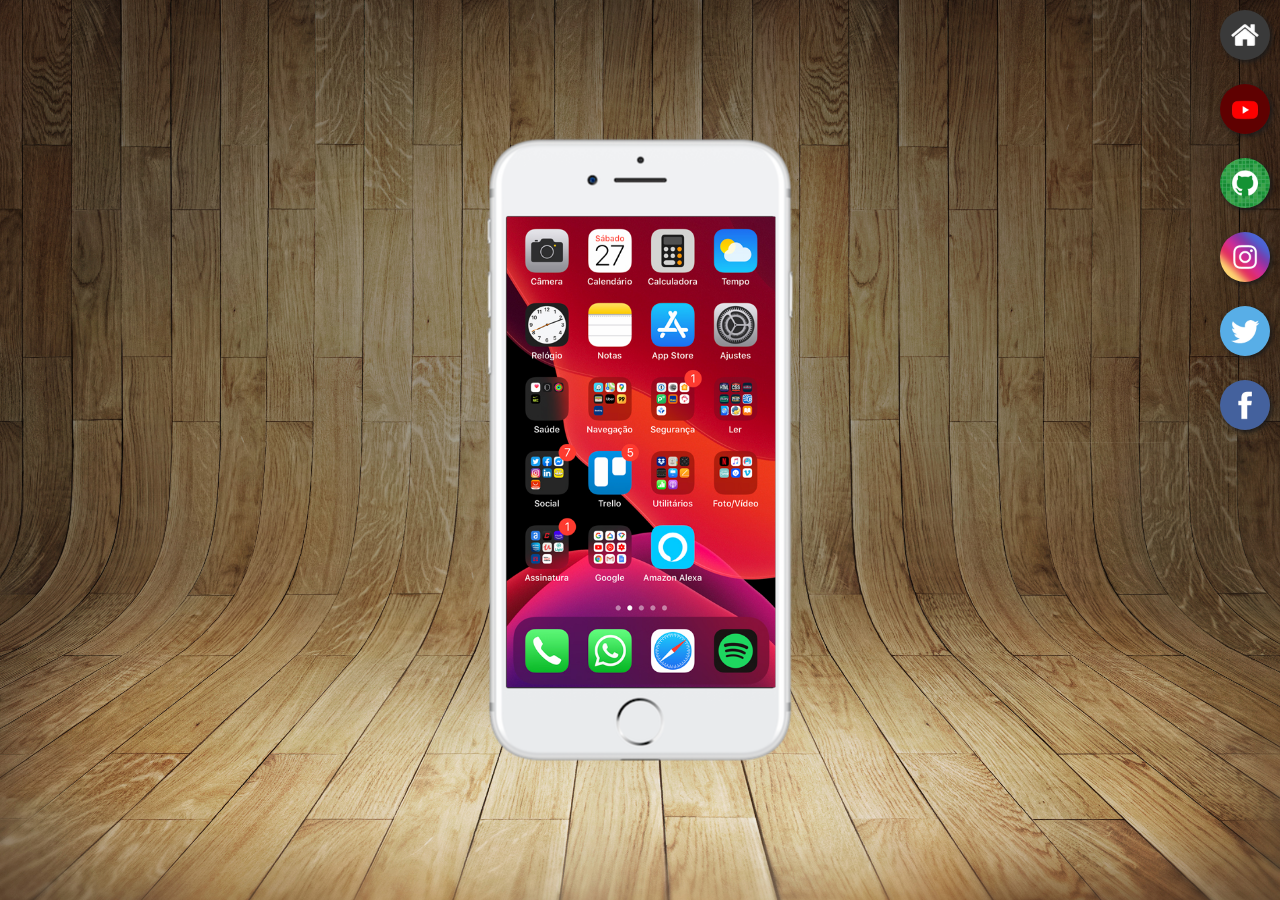
<file: index.html>
<!DOCTYPE html>
<html lang="pt-br">
<head>
    <meta charset="UTF-8">
    <meta name="viewport" content="width=device-width, initial-scale=1.0">
    <title>Projeto de redes sociais</title>
    <link rel="stylesheet" href="estilos/style.css">
    <link rel="shortcut icon" href="favicon.ico" type="image/x-icon">
</head>
<body>
    <main>
        <section id="telefone">
            <iframe src="home.html" name="tela" id="tela" frameborder="0"> 
                seu navegador nâo é compativel 
            </iframe>
        </section>
        <section id="redes-sociais">
            <a href="home.html" target="tela"> <img src="imagens/logo-home.jpg" alt="home"></a><br>
            <a href="house.html" target="tela"> <img src="imagens/logo-youtube.jpg" alt="youtube"></a><br>
            <a href="#" target="tela"> <img src="imagens/logo-github.jpg" alt="github"></a><br>
            <a href="#" target="tela"> <img src="imagens/logo-instagram.jpg" alt="instagram"></a><br>
            <a href="#" target="tela"> <img src="imagens/logo-twitter.jpg" alt="twitter"> </a><br>
            <a href="#" target="tela"> <img src="imagens/logo-facebook.jpg" alt=""></a><br>
        </section>
    </main>
</body>
</html>
</file>
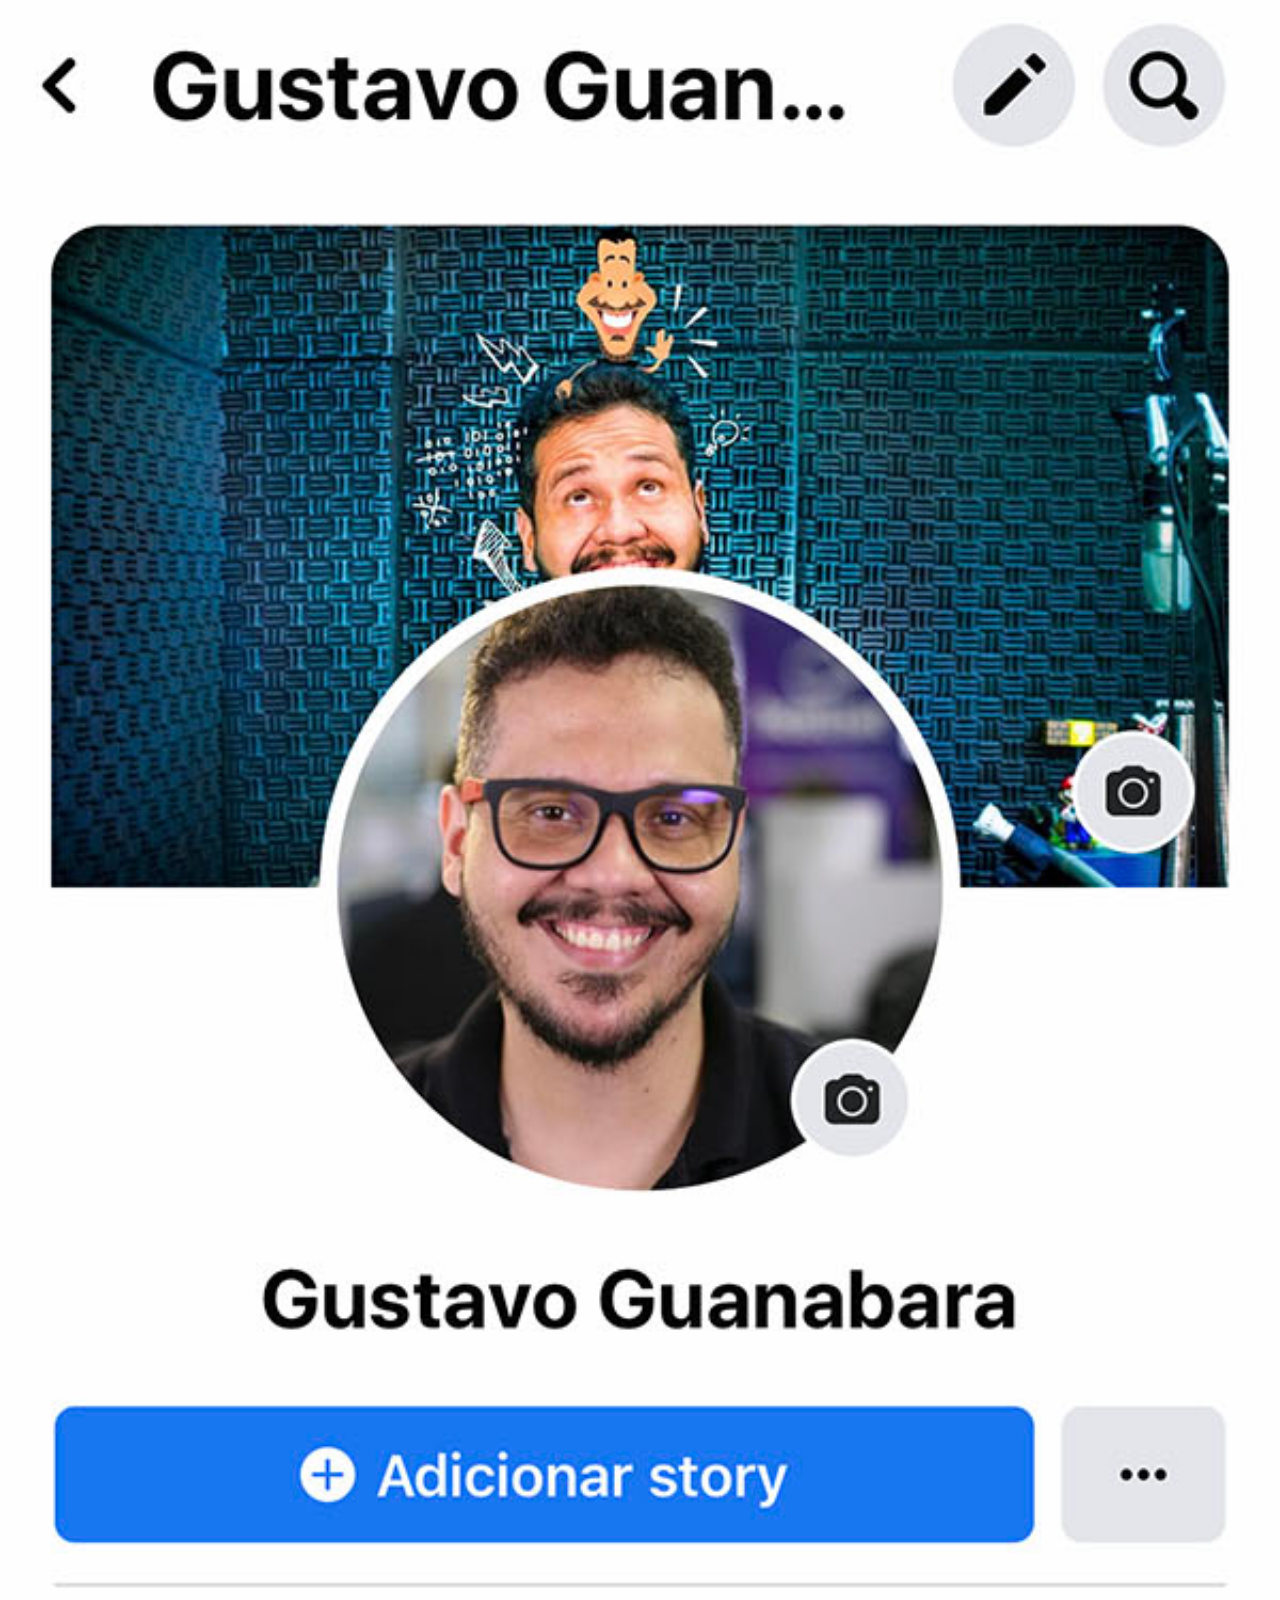
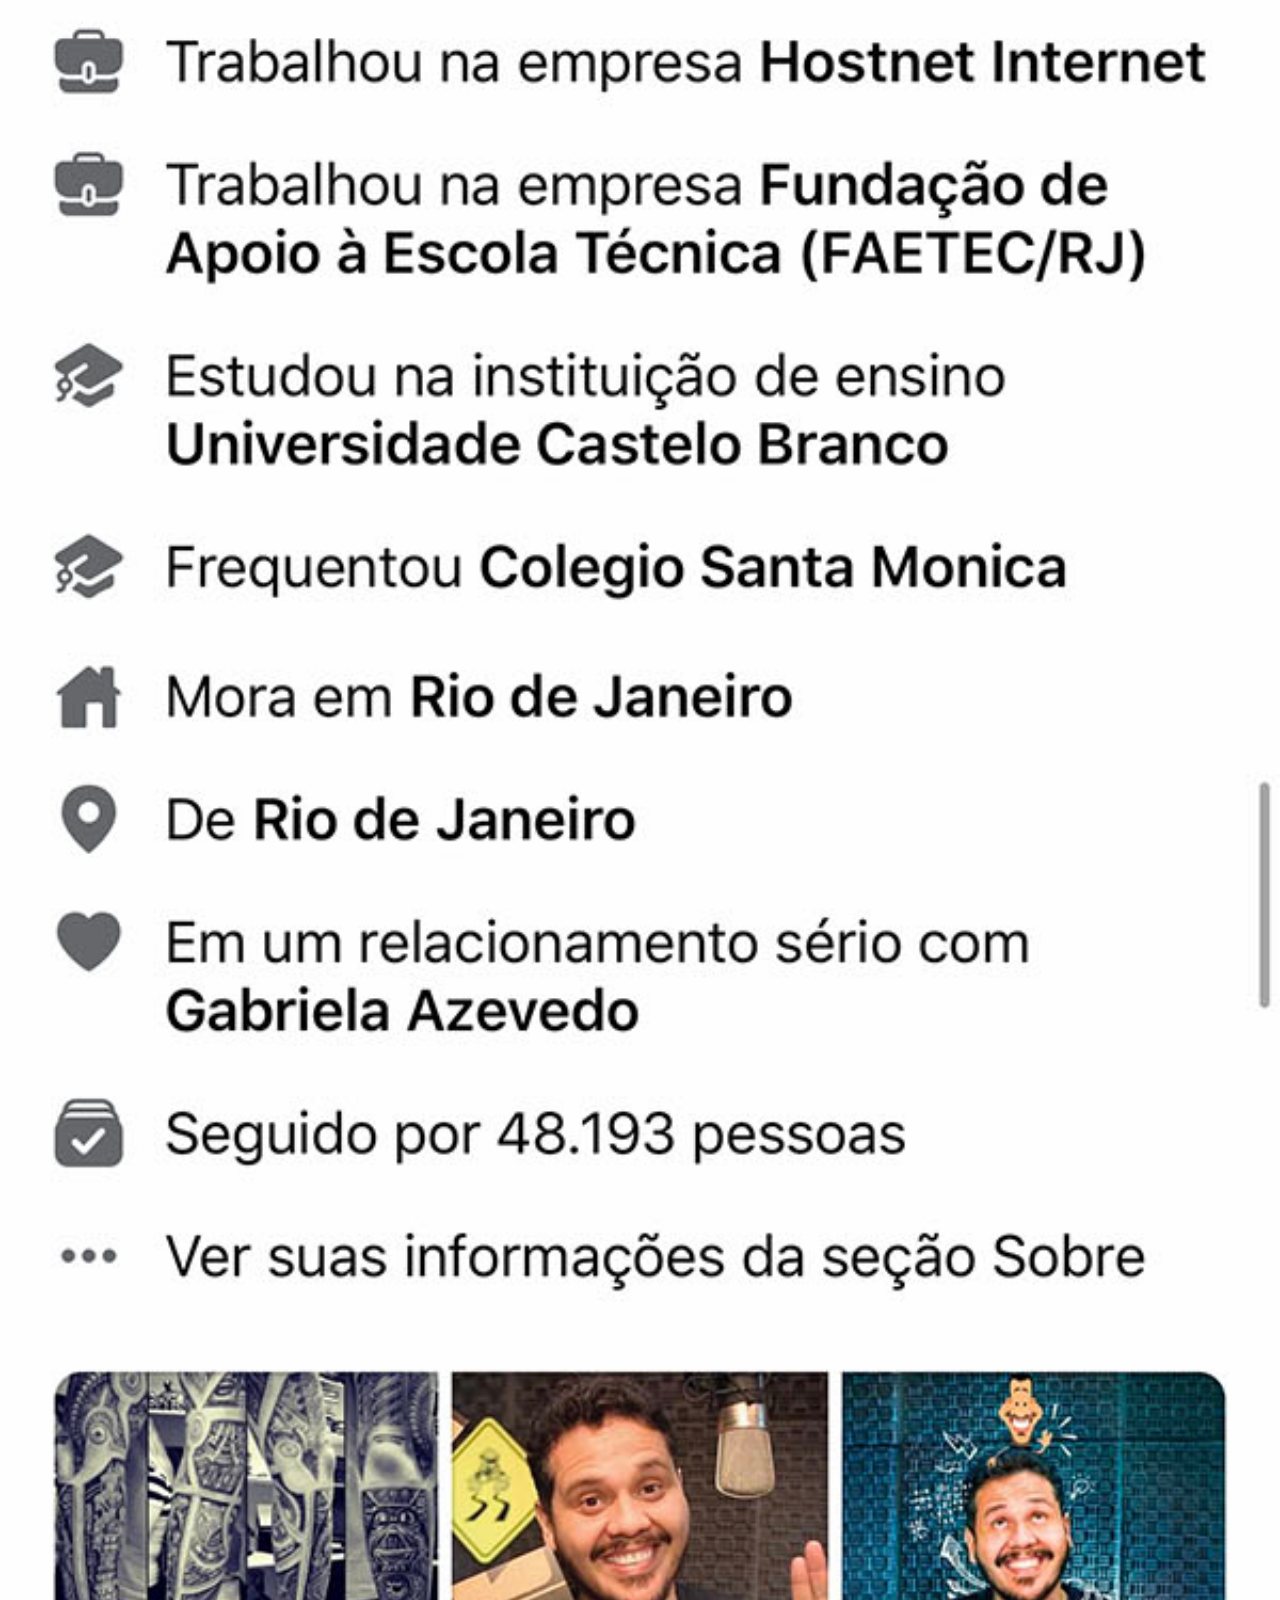
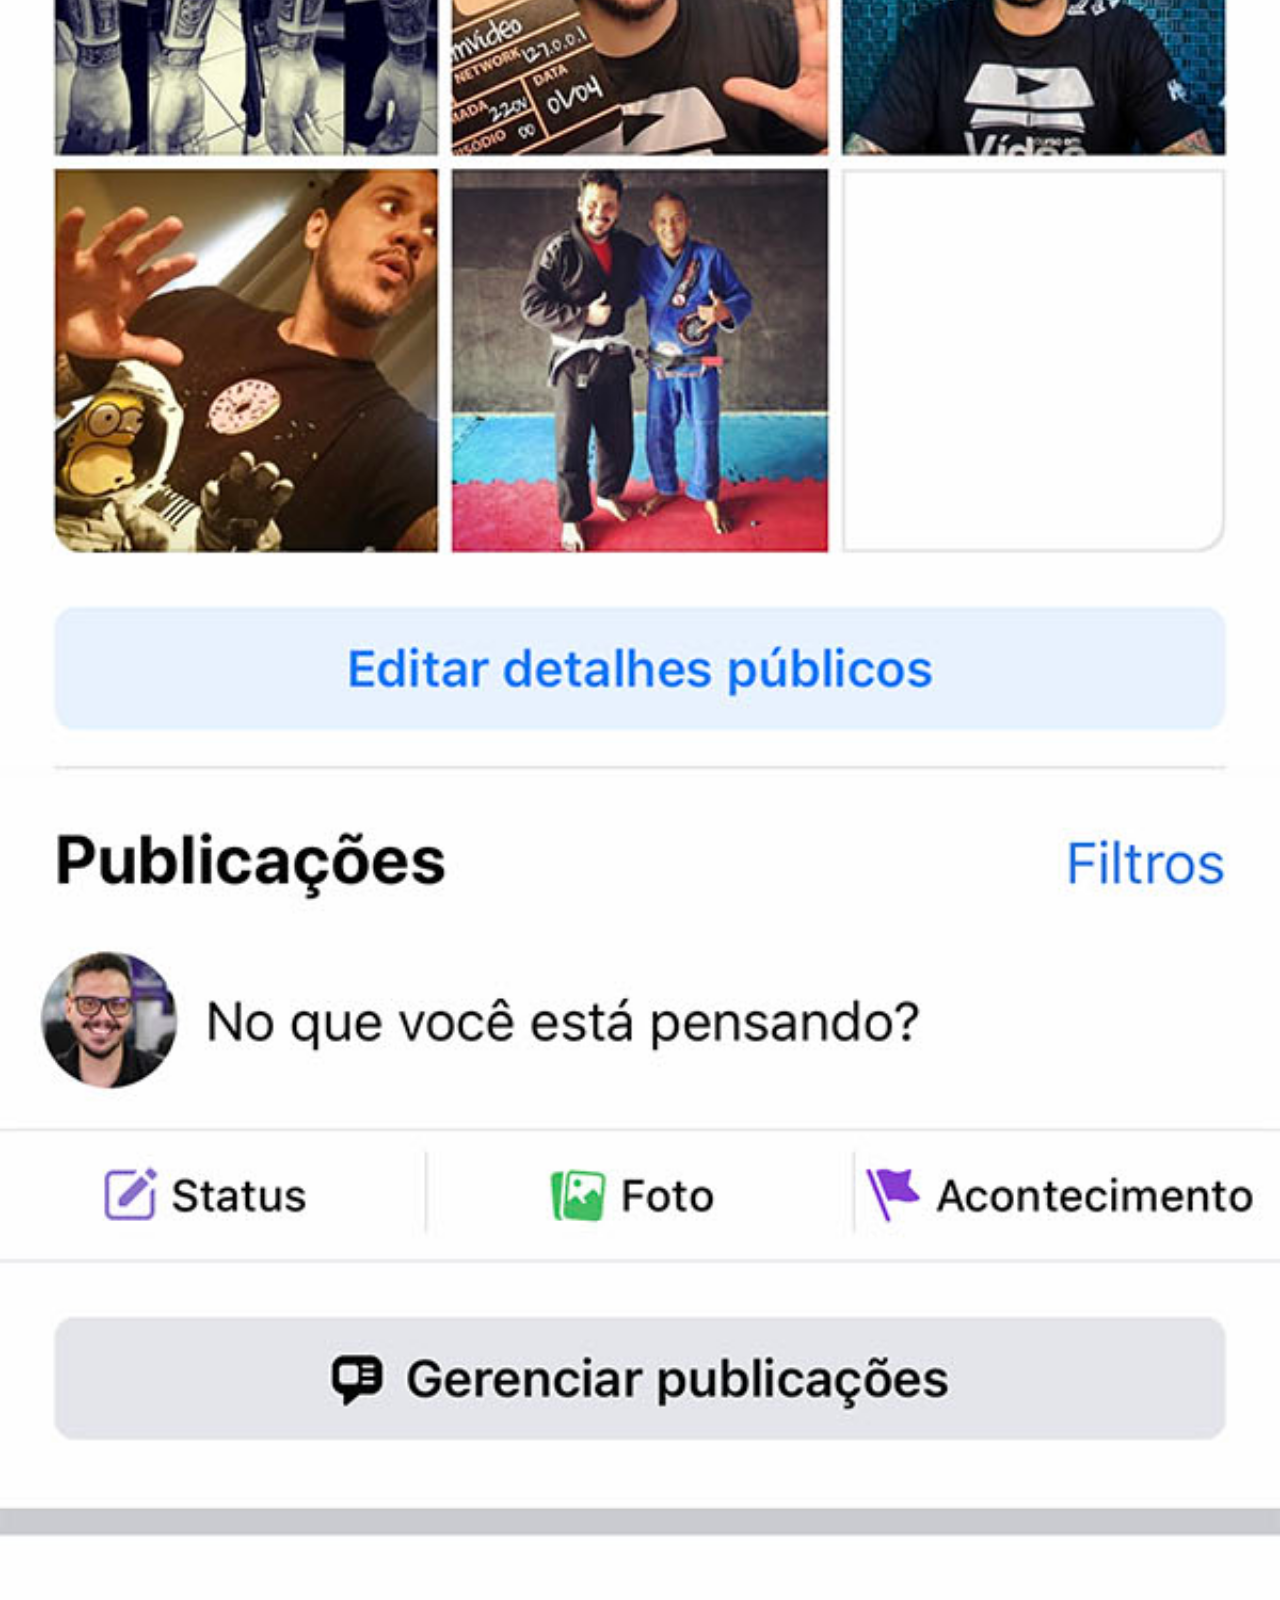
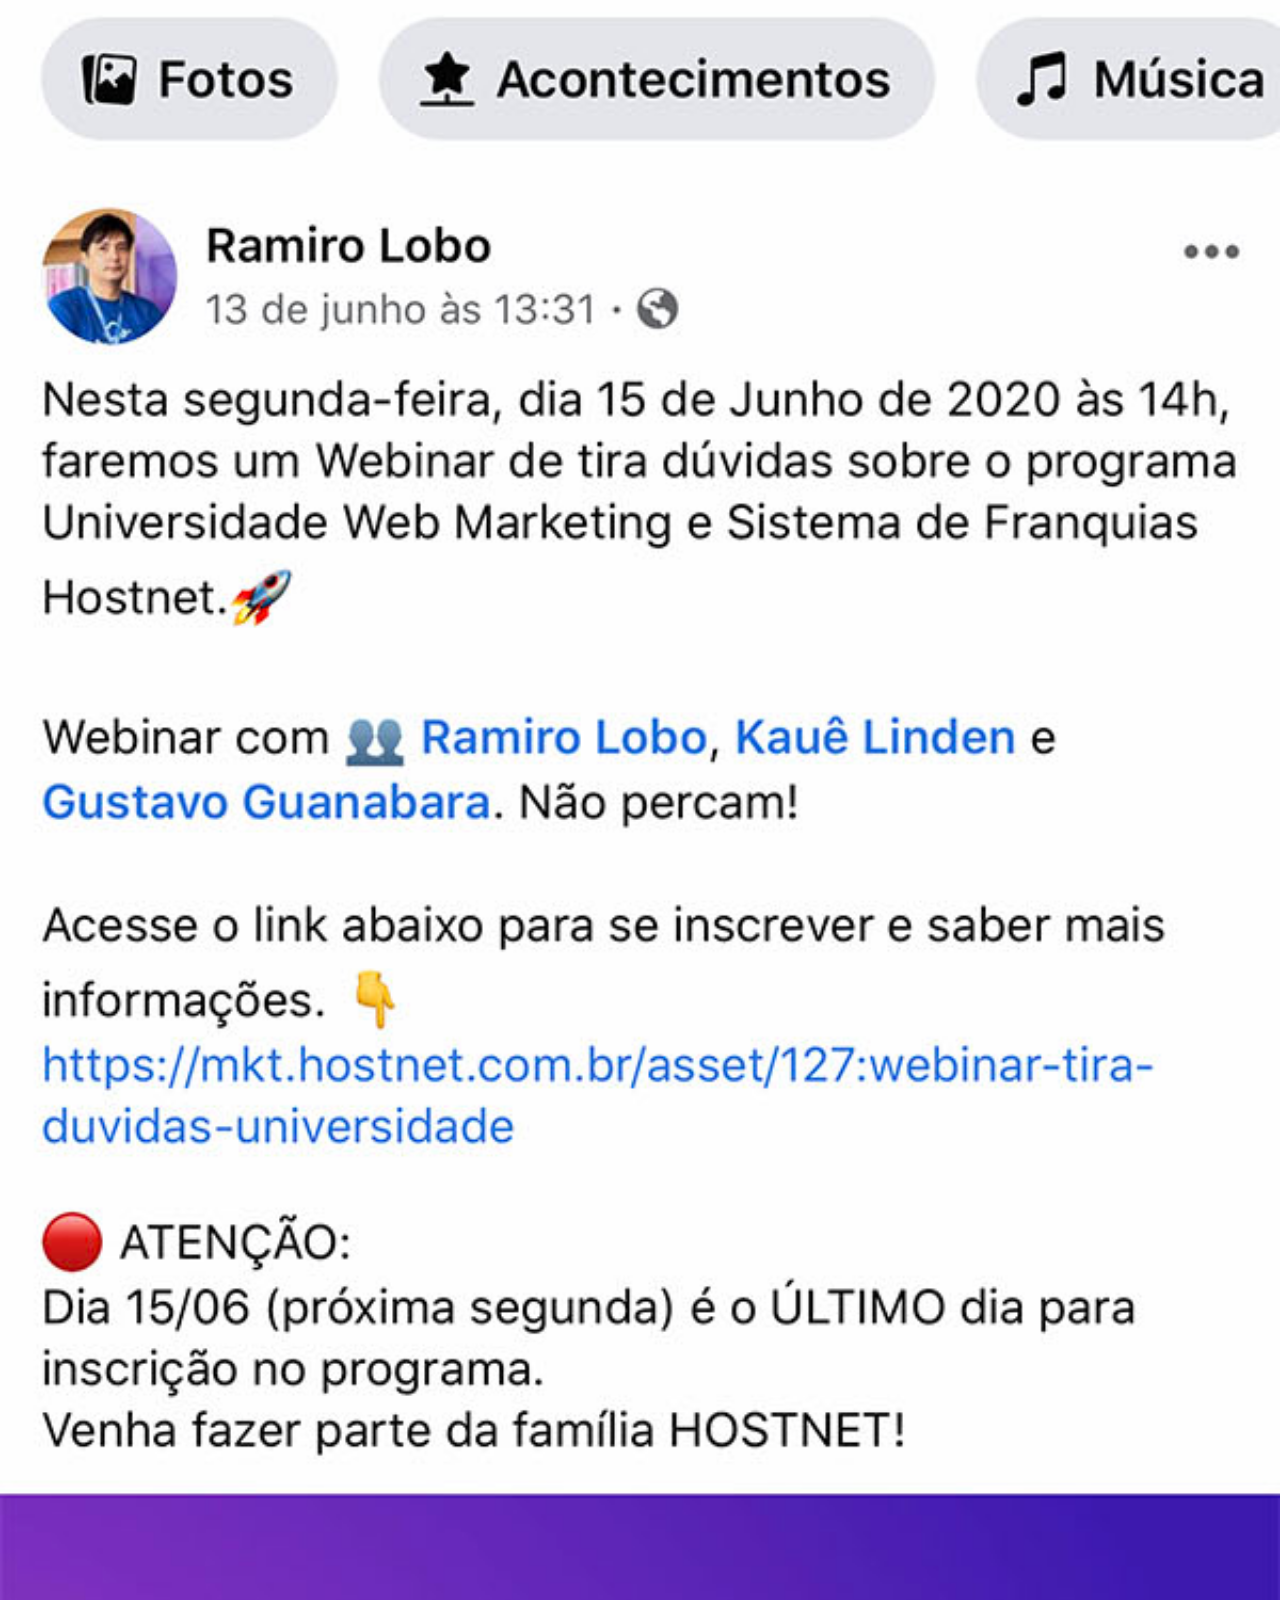
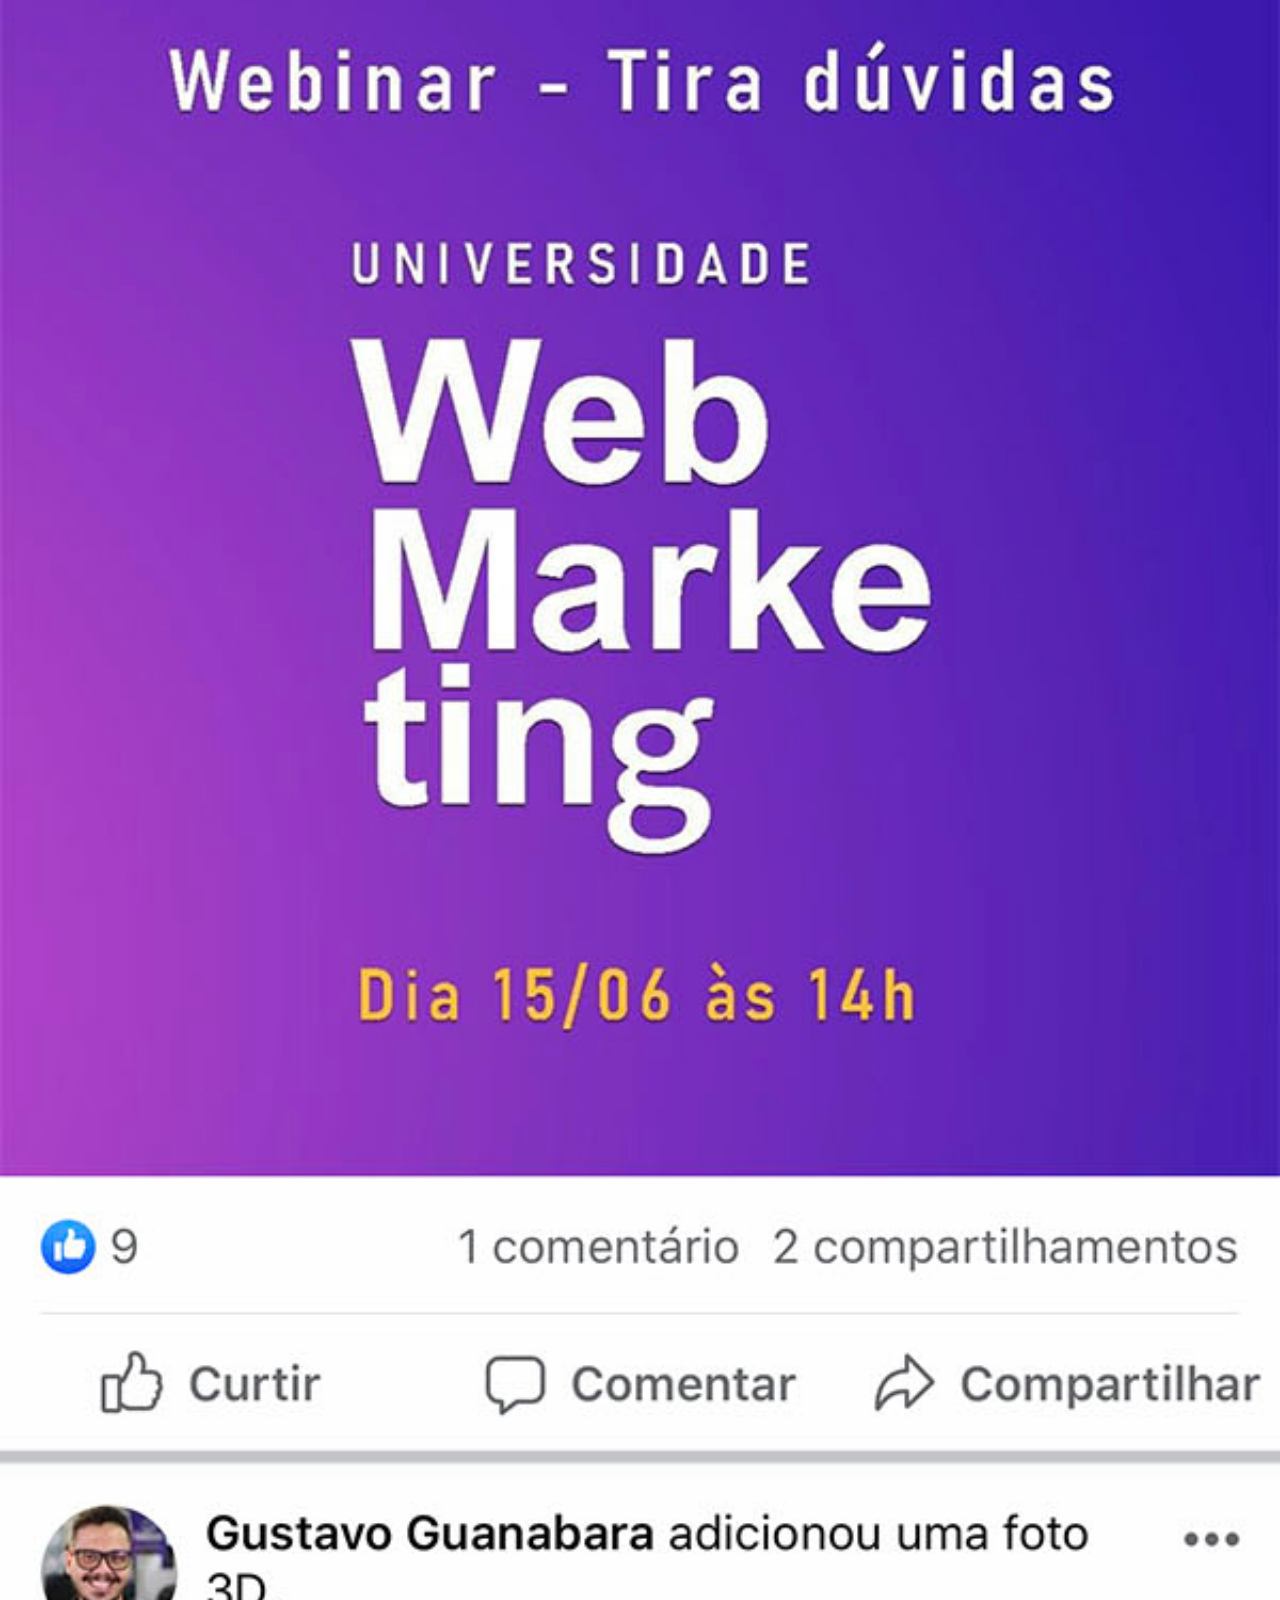
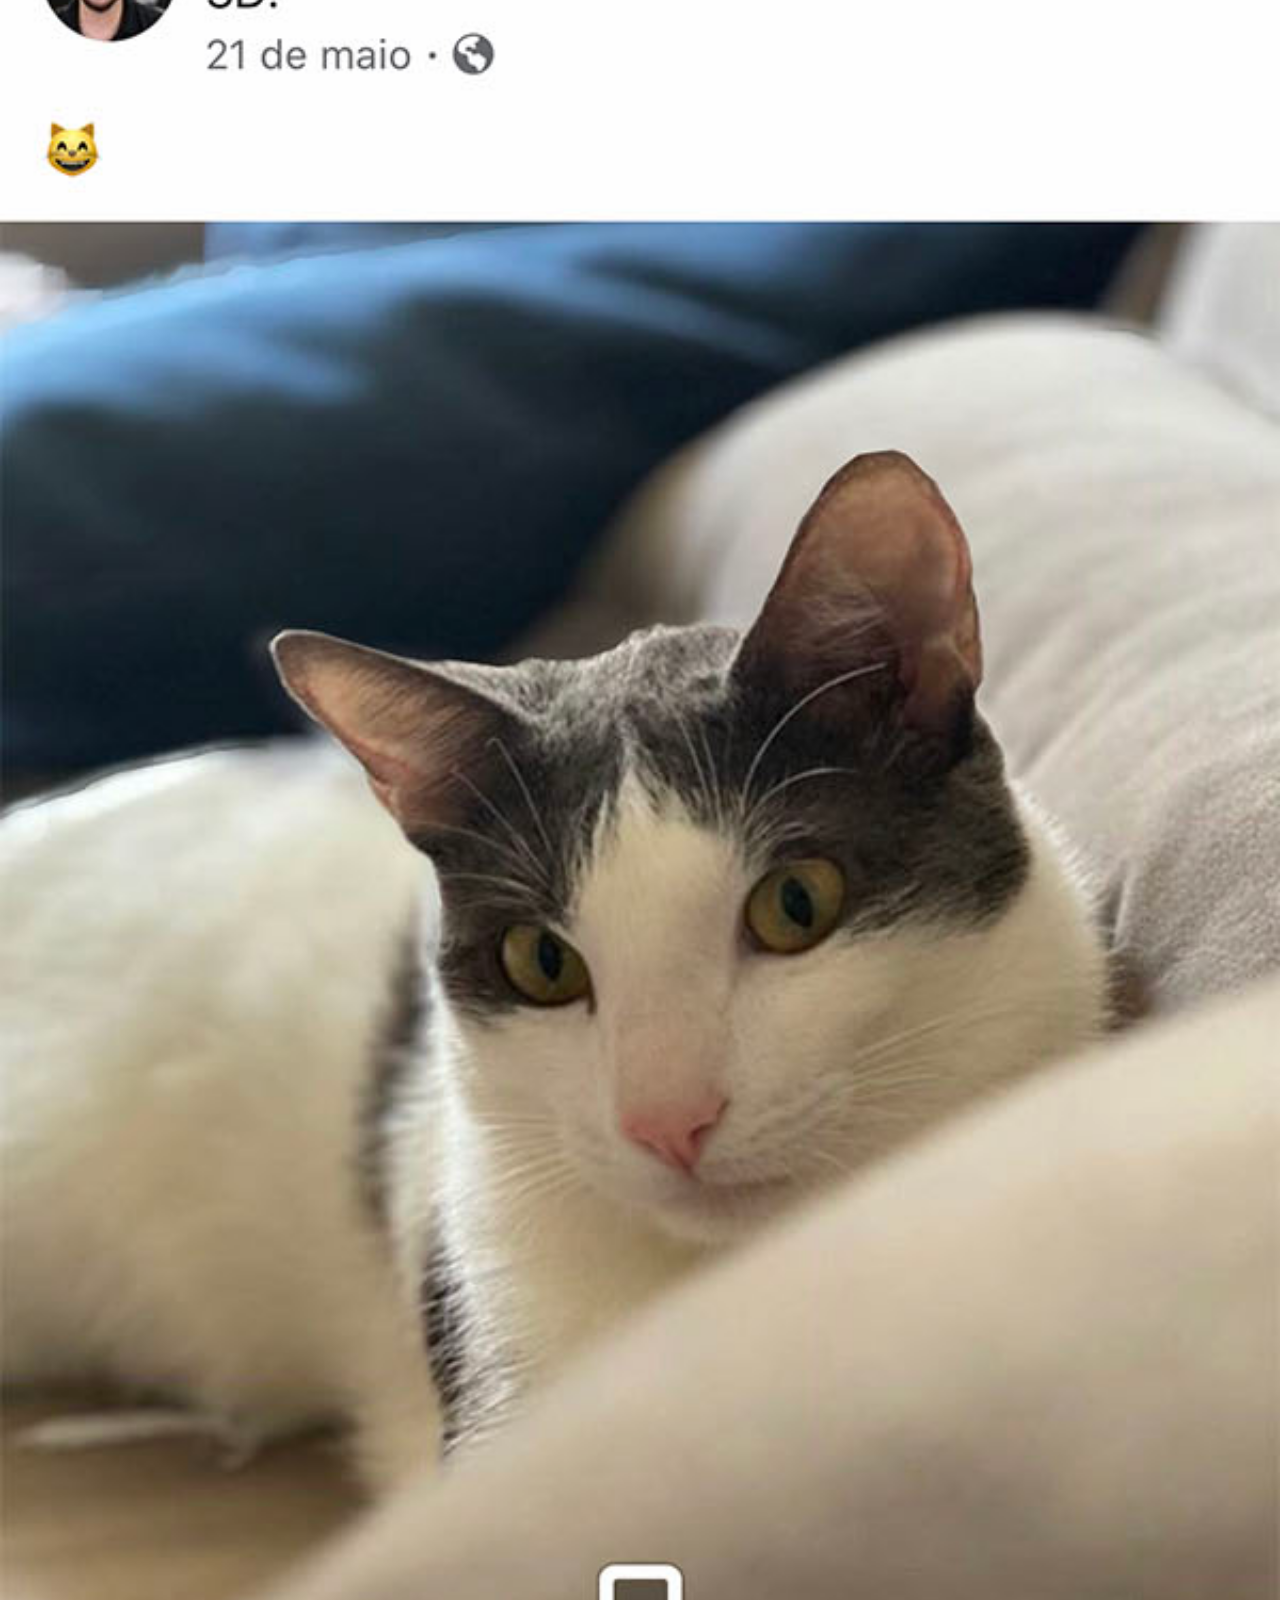
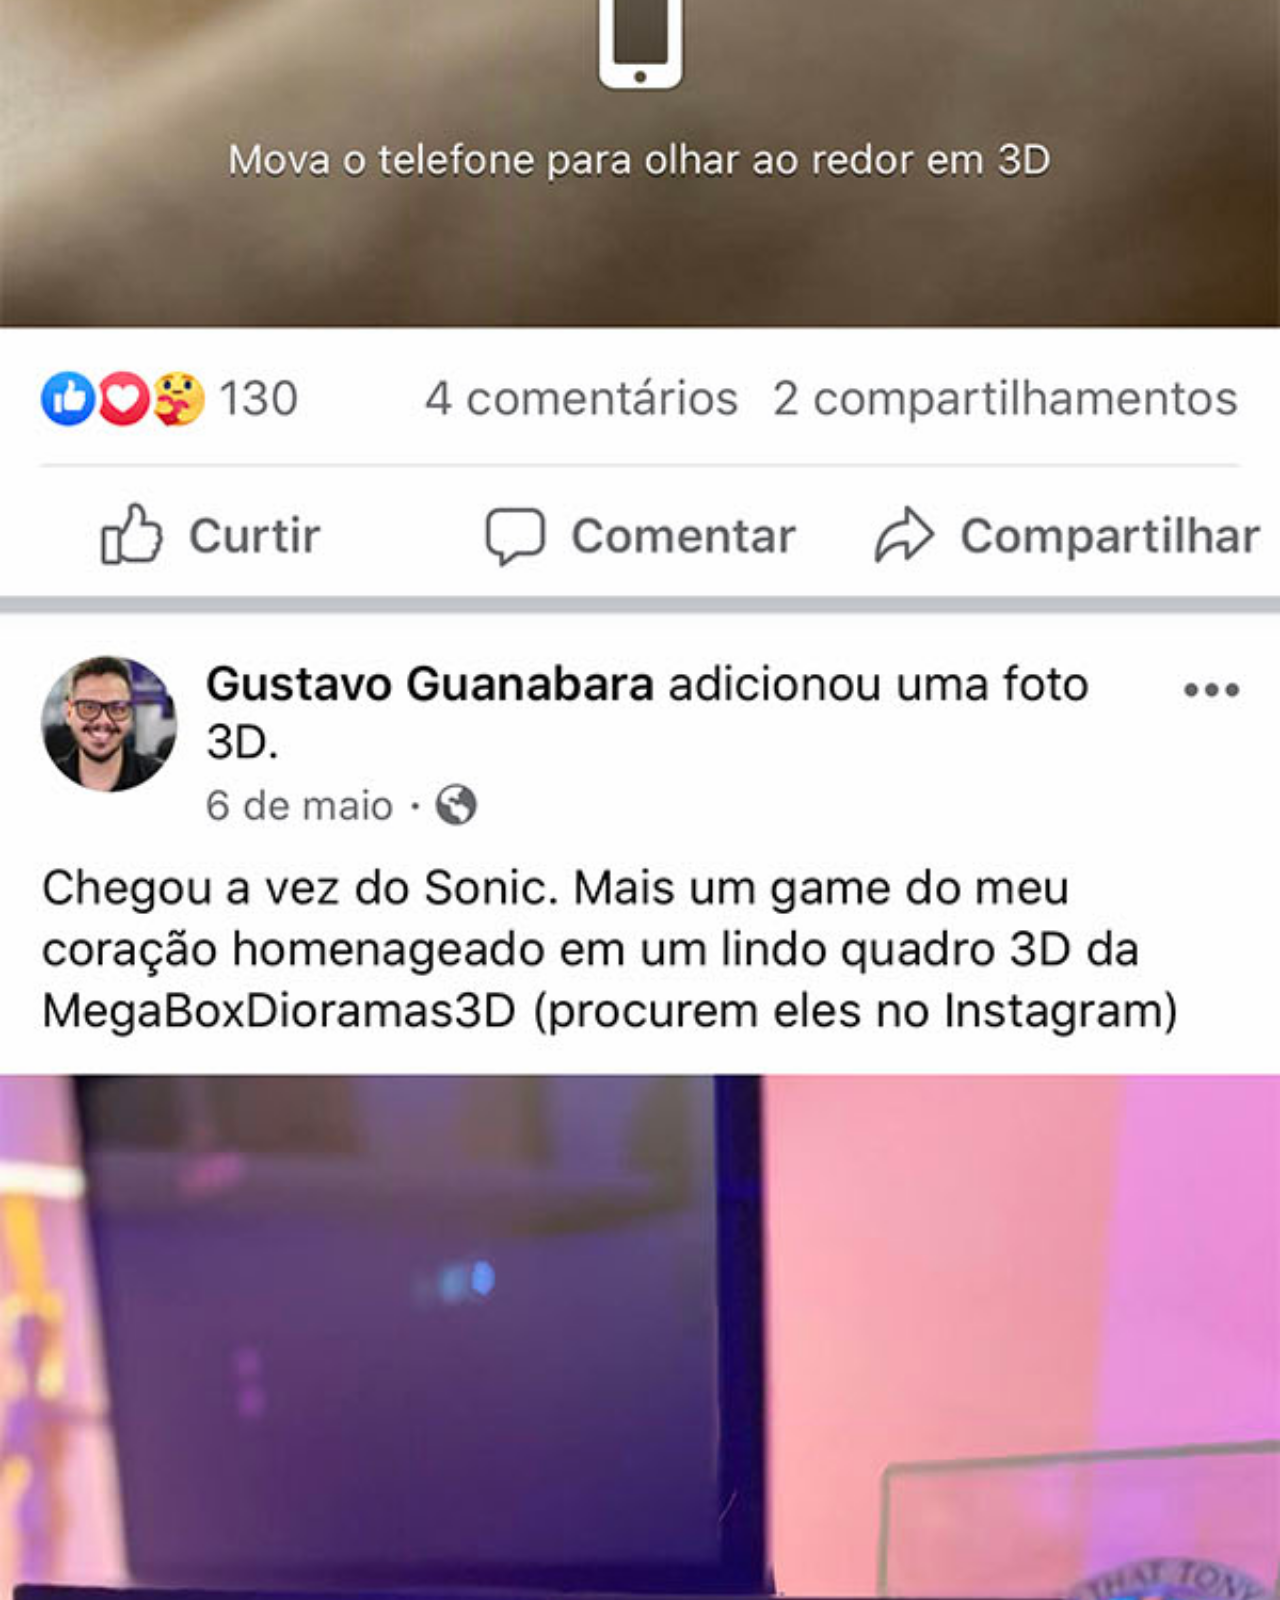
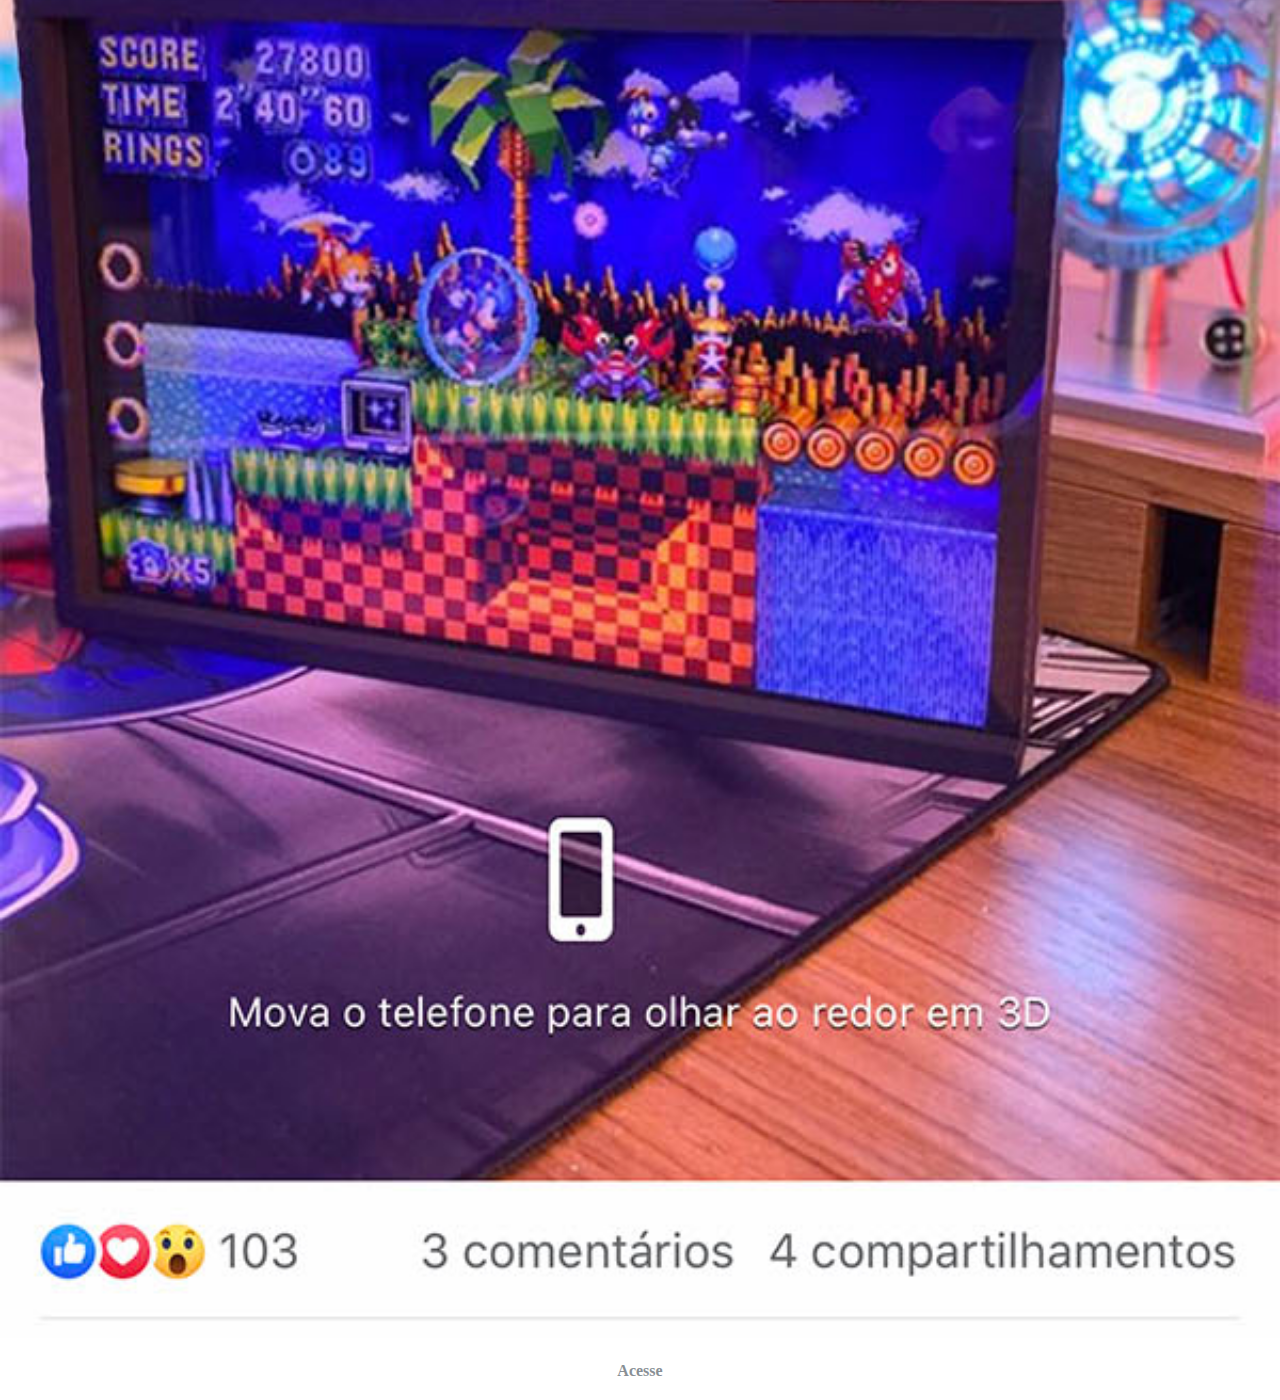
<file: faceboook.html>
<!DOCTYPE html>
<html lang="en">
<head>
    <meta charset="UTF-8">
    <meta name="viewport" content="width=device-width, initial-scale=1.0">
    <title>Document</title>
    <style>
        *{
            padding: 0px;
            margin: auto;
        }
        img{
            width: 100vw;
        }
        ::-webkit-scrollbar{
            width: 0px;
            height: 0px;
        }
        a{
            display: block;
            background-color: rgb(255, 255, 255);
            padding: 20px;
            text-align: center;
            font-weight:  bolder;
            color: rgb(136, 143, 149);
            text-decoration: none;
            
        }
    </style>
</head>
<body>
    <img src="imagens/tela-facebook.jpg" alt="faceboook">
    <a href="#" target="_blank">Acesse</a>
</body>
</html>
</file>
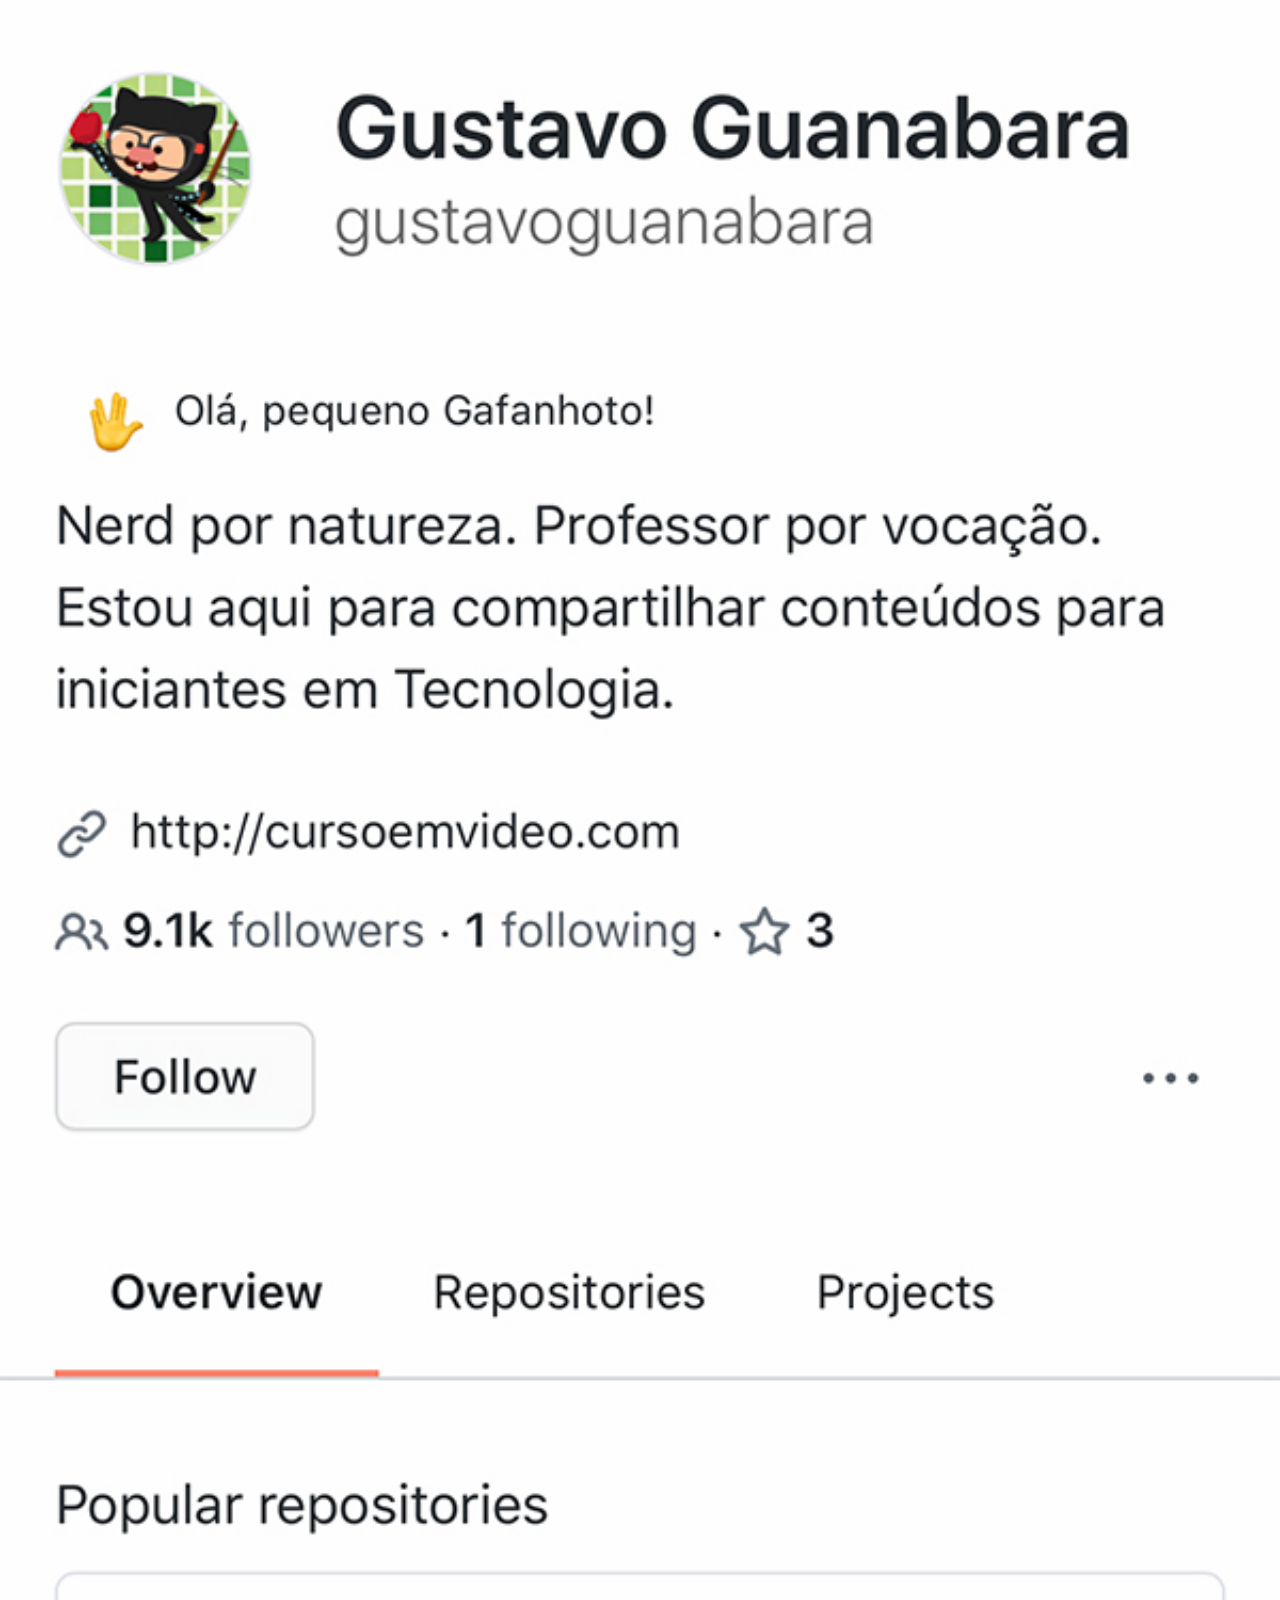
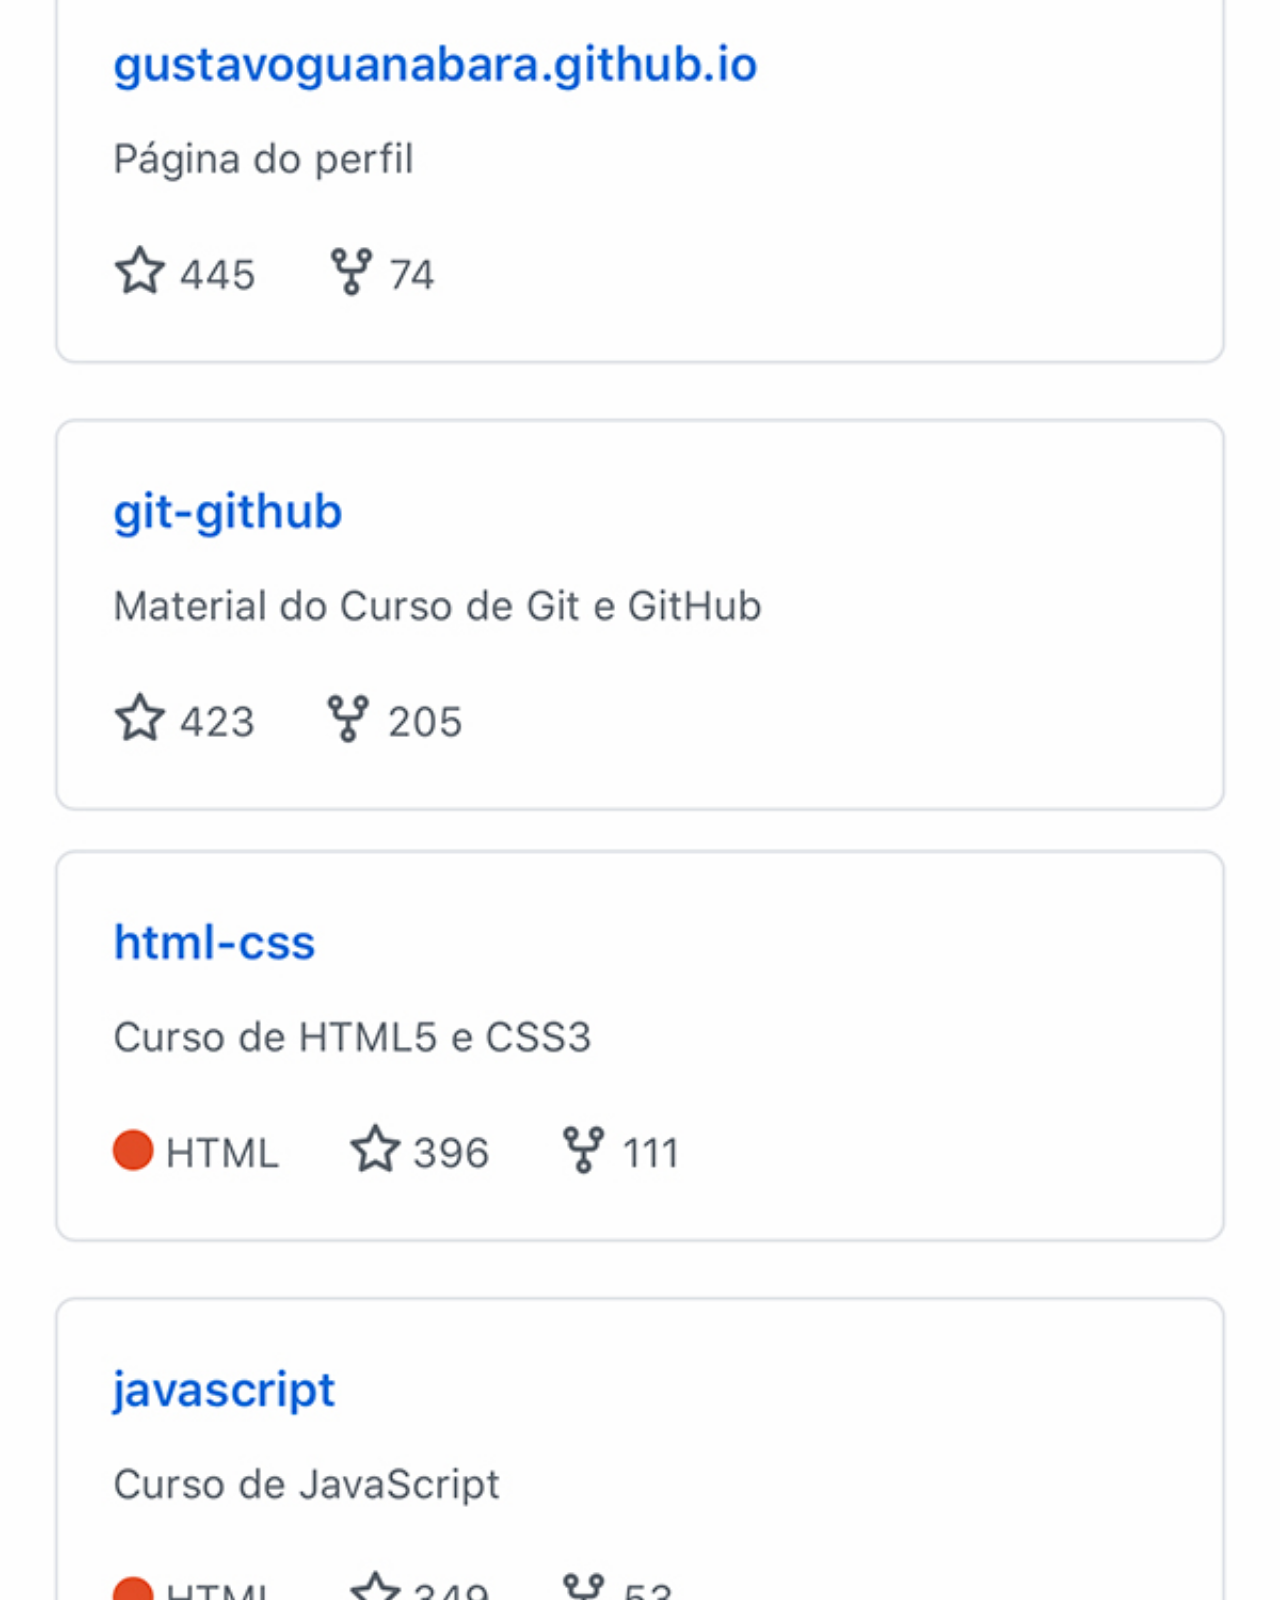
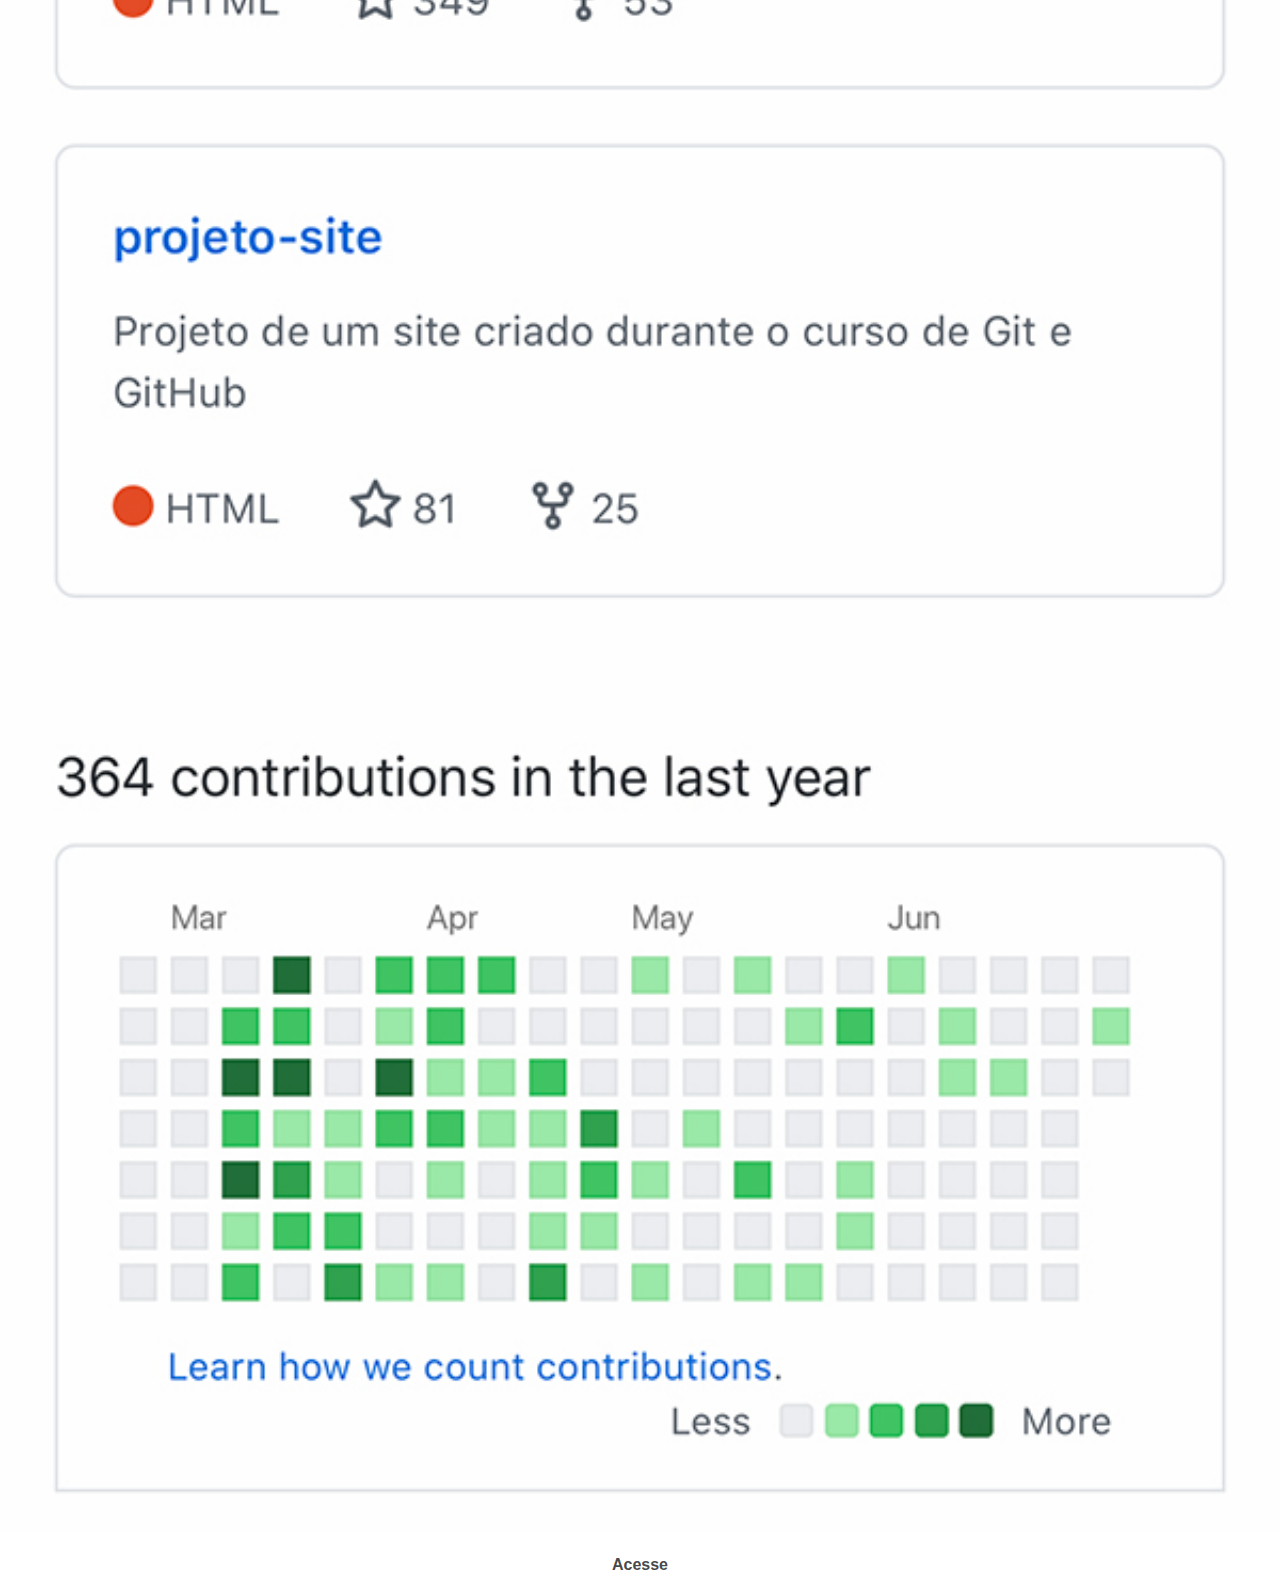
<file: github.html>
<!DOCTYPE html>
<html lang="en">
<head>
    <meta charset="UTF-8">
    <meta name="viewport" content="width=device-width, initial-scale=1.0">
    <title>Document</title>
    <style>
        *{
            margin: 0;
            padding: 0;
            font-family: Arial, Helvetica, sans-serif;
            border: none;
        }
        img{
            width:100vw;
        }   
        a{
            display: block;
            background-color: rgb(255, 255, 255);
            padding: 20px;
            text-align: center;
            font-weight:  bolder;
            color: rgba(66, 68, 69, 0.967);
            text-decoration: none;
            
        }
        ::-webkit-scrollbar{   
            width: 0px;
            height: 0px;
        }
        
    </style>
</head>
<body>
    <img src="imagens/tela-github.jpg" alt="github">
    <a href="https://github.com/ipoladiego/projeto-social/tree/main/.github/workflows" target="_blank">Acesse</a>
</body>
</html>
</file>
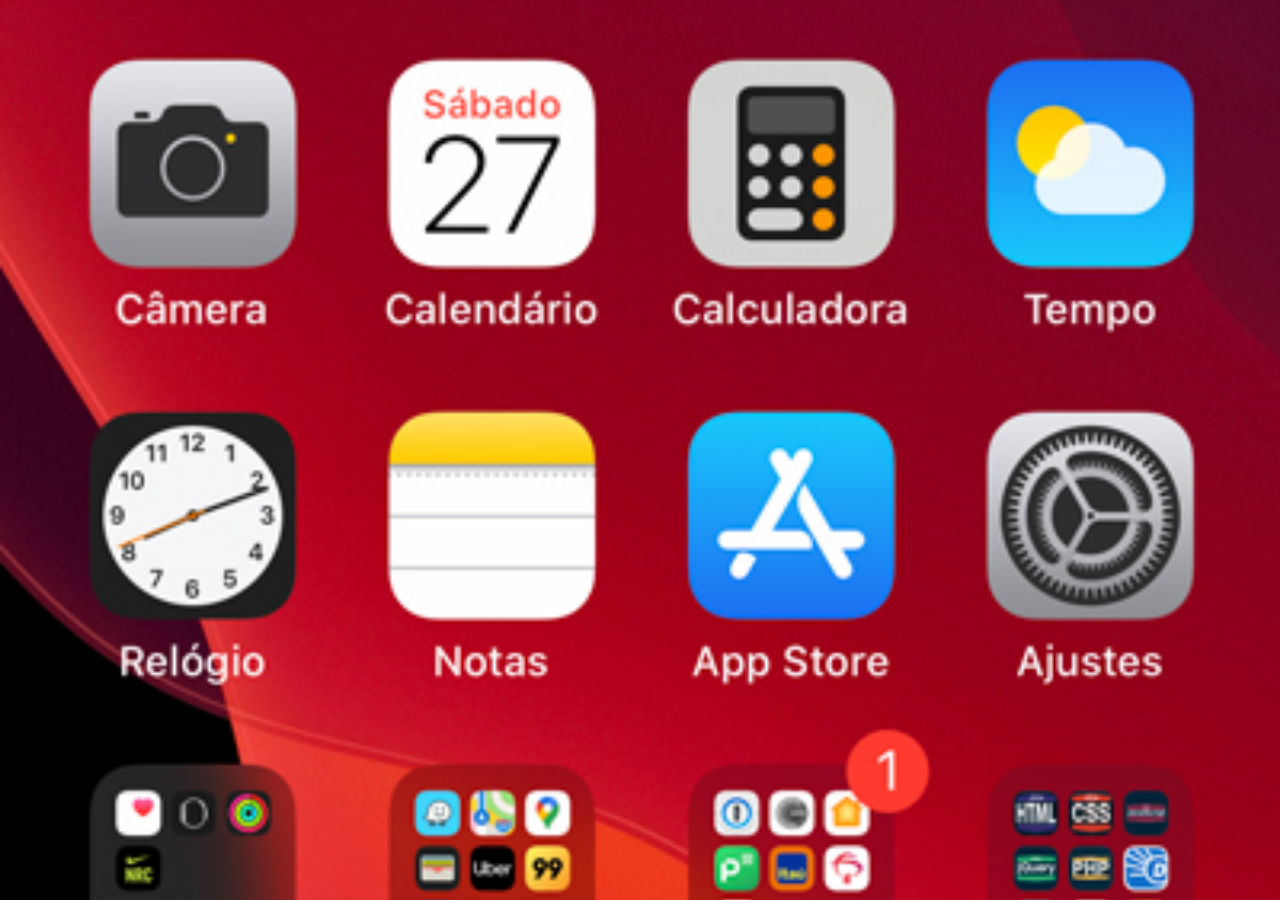
<file: home.html>
<!DOCTYPE html>
<html lang="pt-br">
<head>
    <meta charset="UTF-8">
    <meta name="viewport" content="width=device-width, initial-scale=1.0">
    <title>Home</title>
</head>
<style>
    *{
        margin: 0px;
        padding: 0px;

    }
    body{
        width: 100vw;
        height: 100vh;
        background: black url('/imagens/tela-home.jpg') no-repeat top center;
        background-size: cover;
    }
</style>
<body>
    
</body>
</html>
</file>
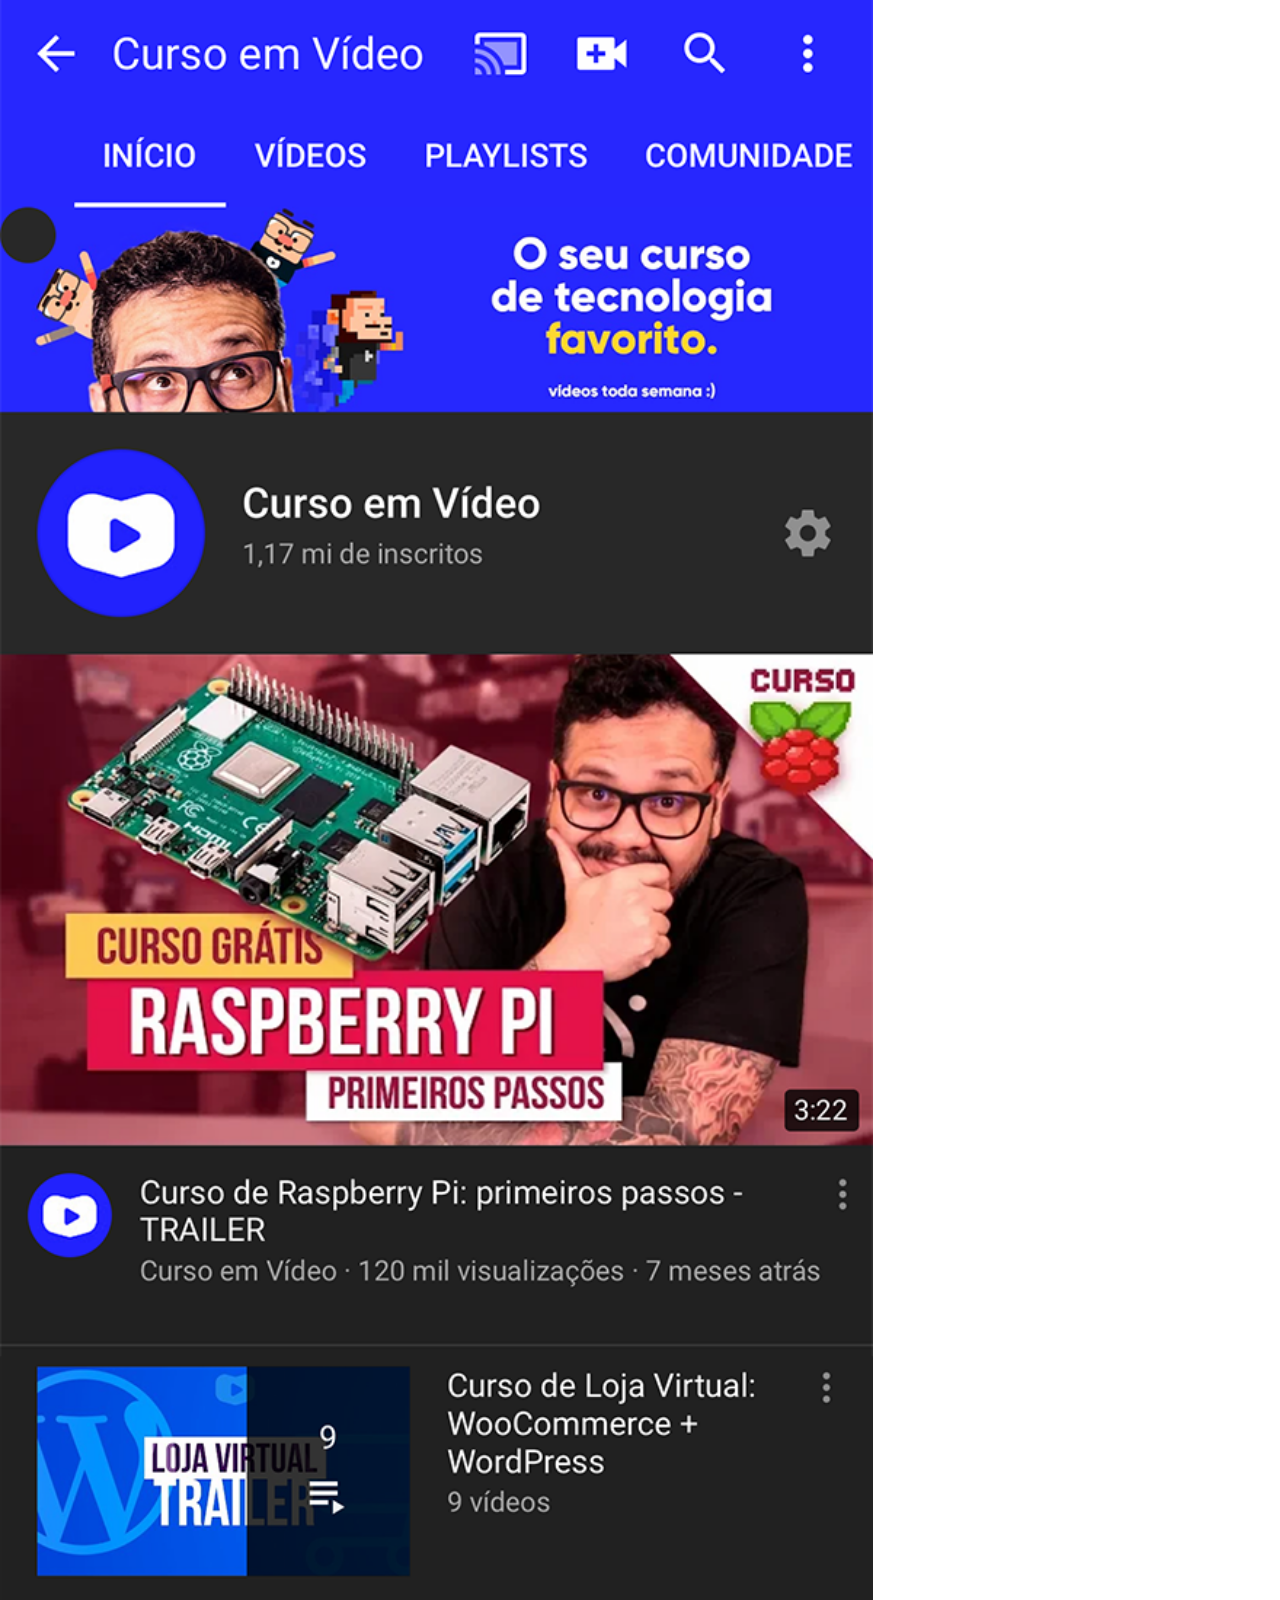
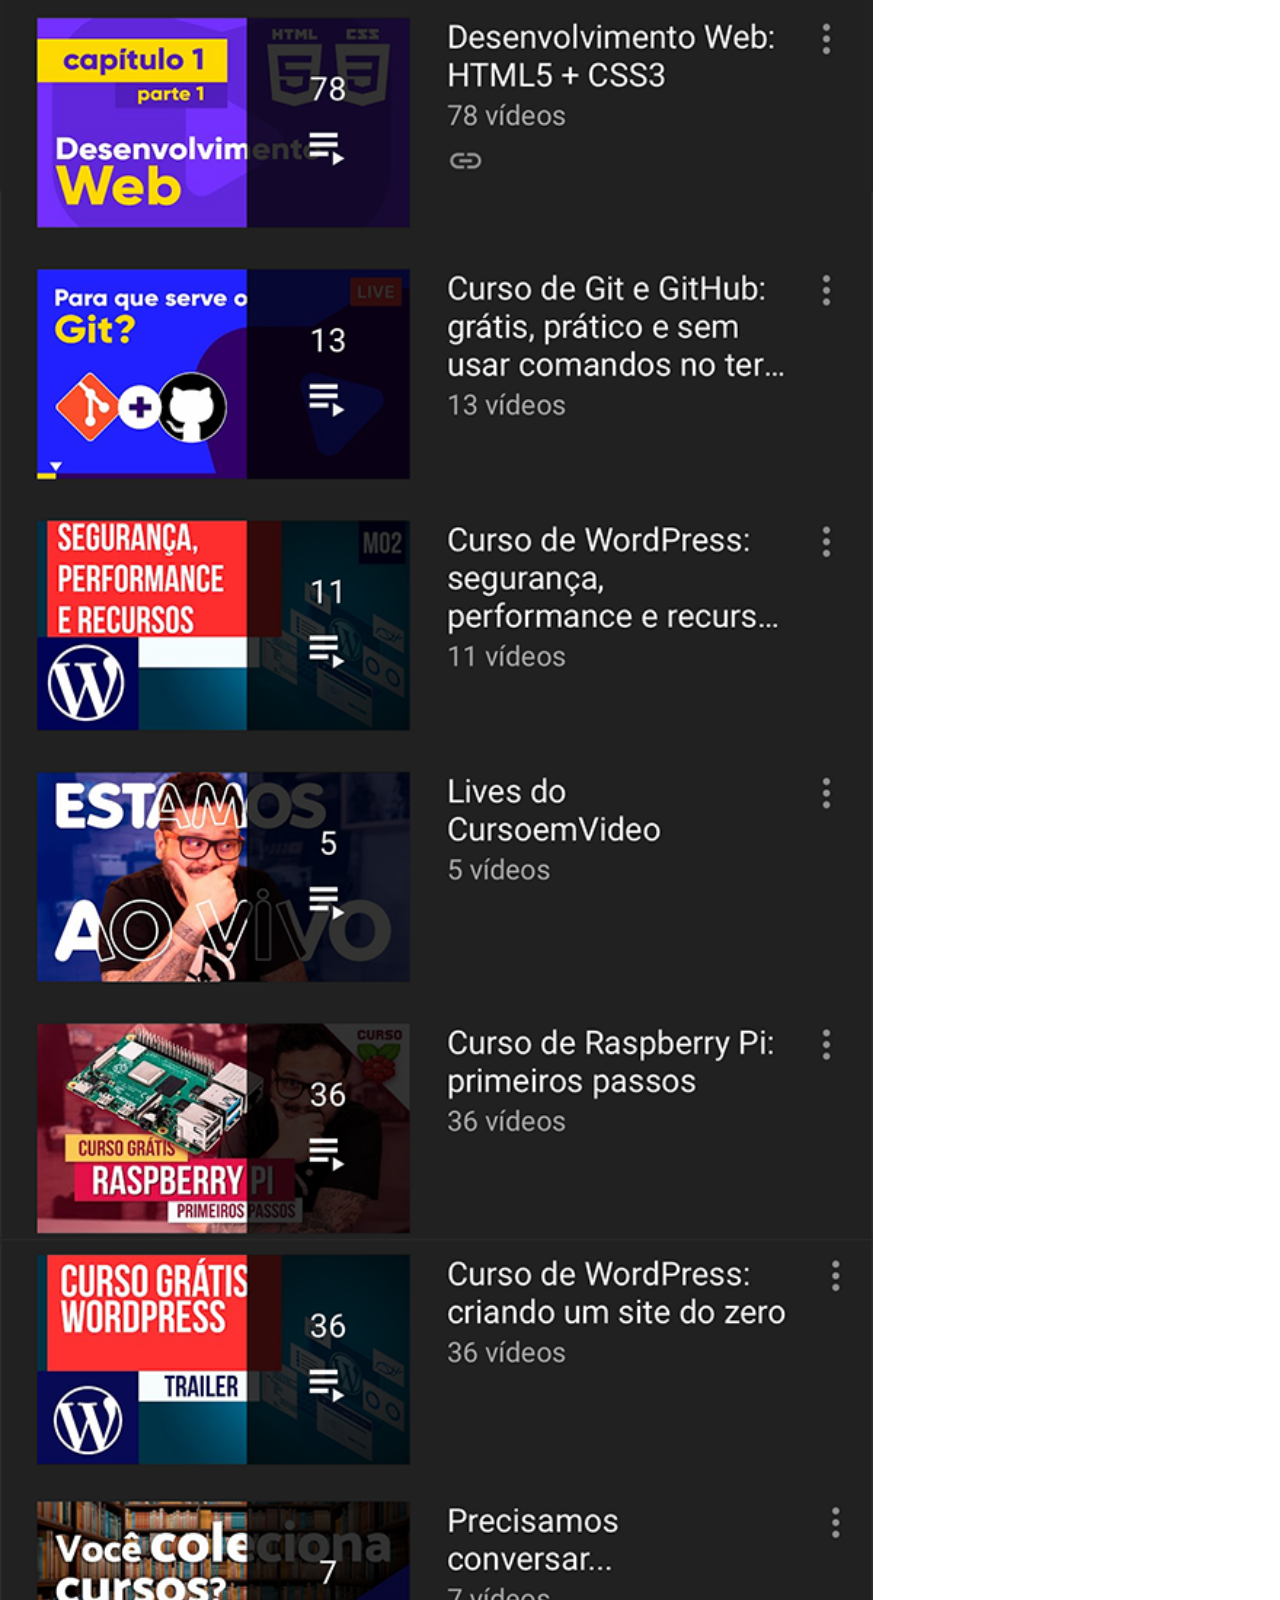
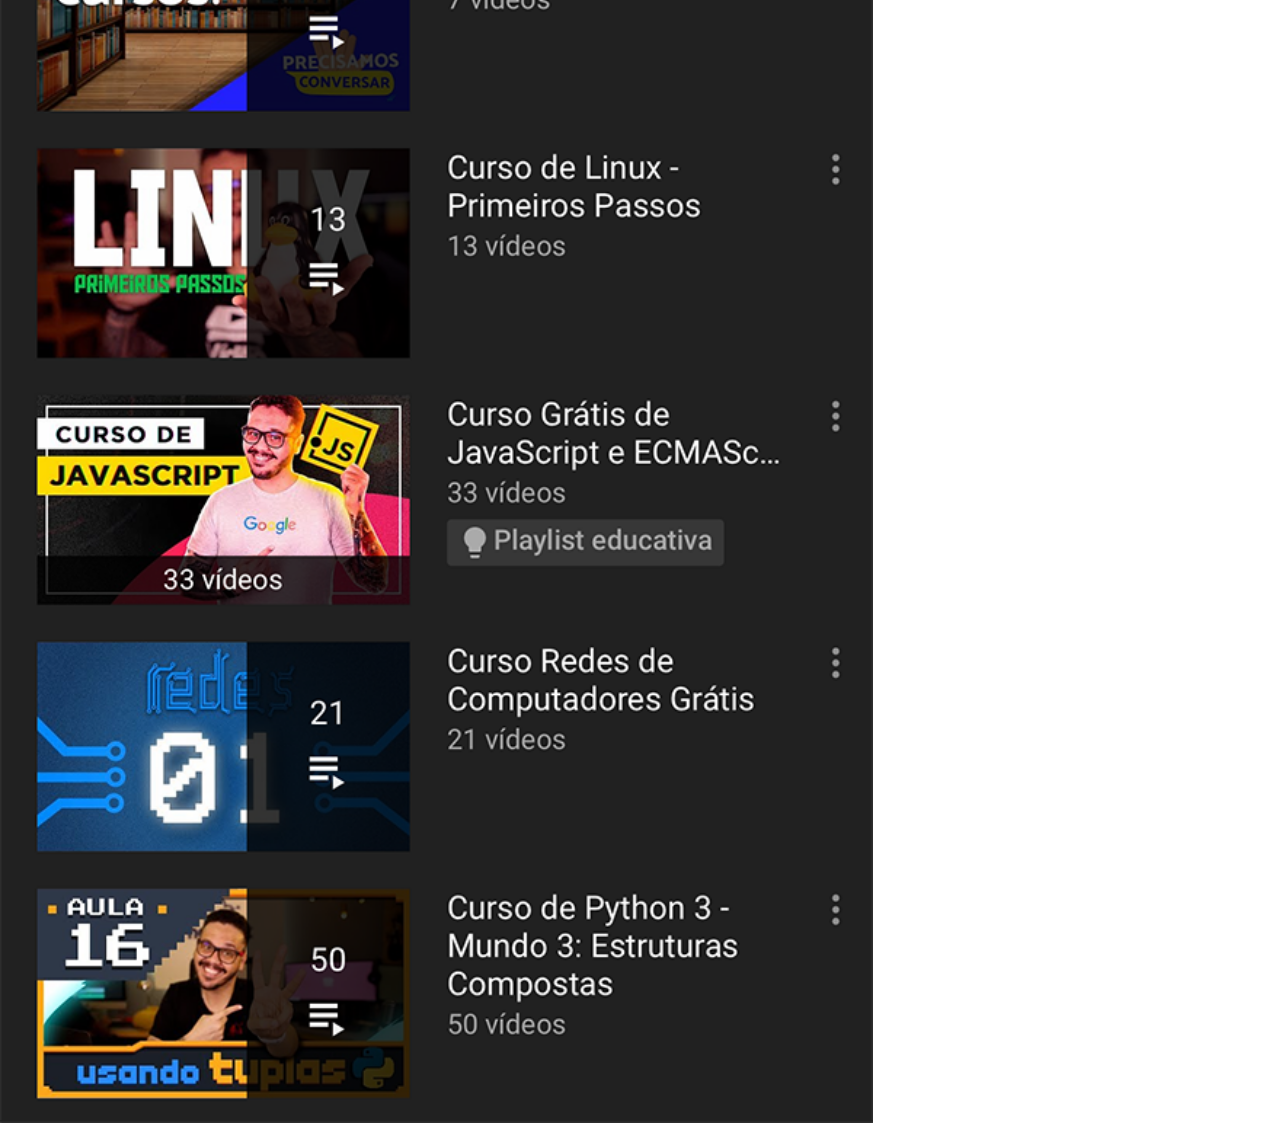
<file: house.html>
<!DOCTYPE html>
<html lang="en">
<head>
    <meta charset="UTF-8">
    <meta name="viewport" content="width=device-width, initial-scale=1.0">
    <title>home</title>
    <style>
        *{
            margin: 0px;
            padding: 0px;
        }
        img{
            width: 97vh;
        }
    </style>
</head>
<body>
    <img src="imagens/tela-youtube.png" alt="">
</body>
</html>
</file>
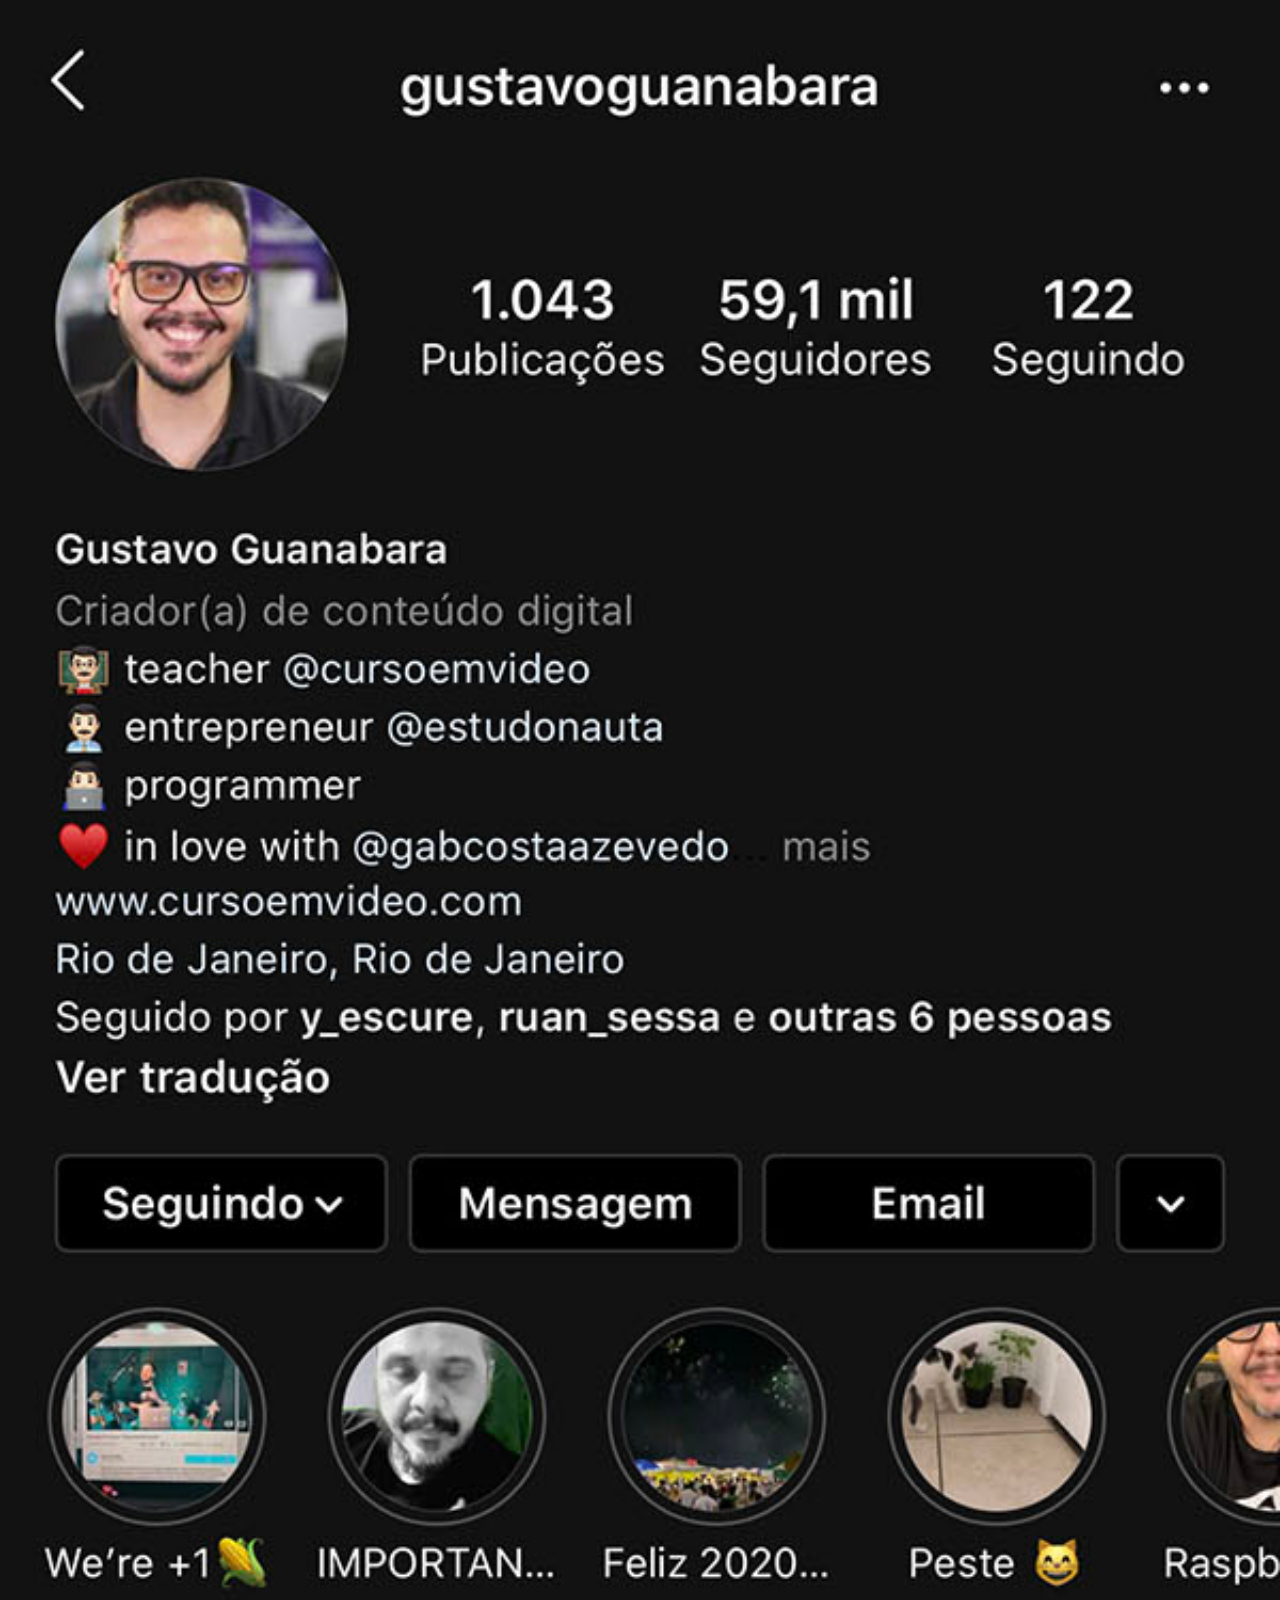
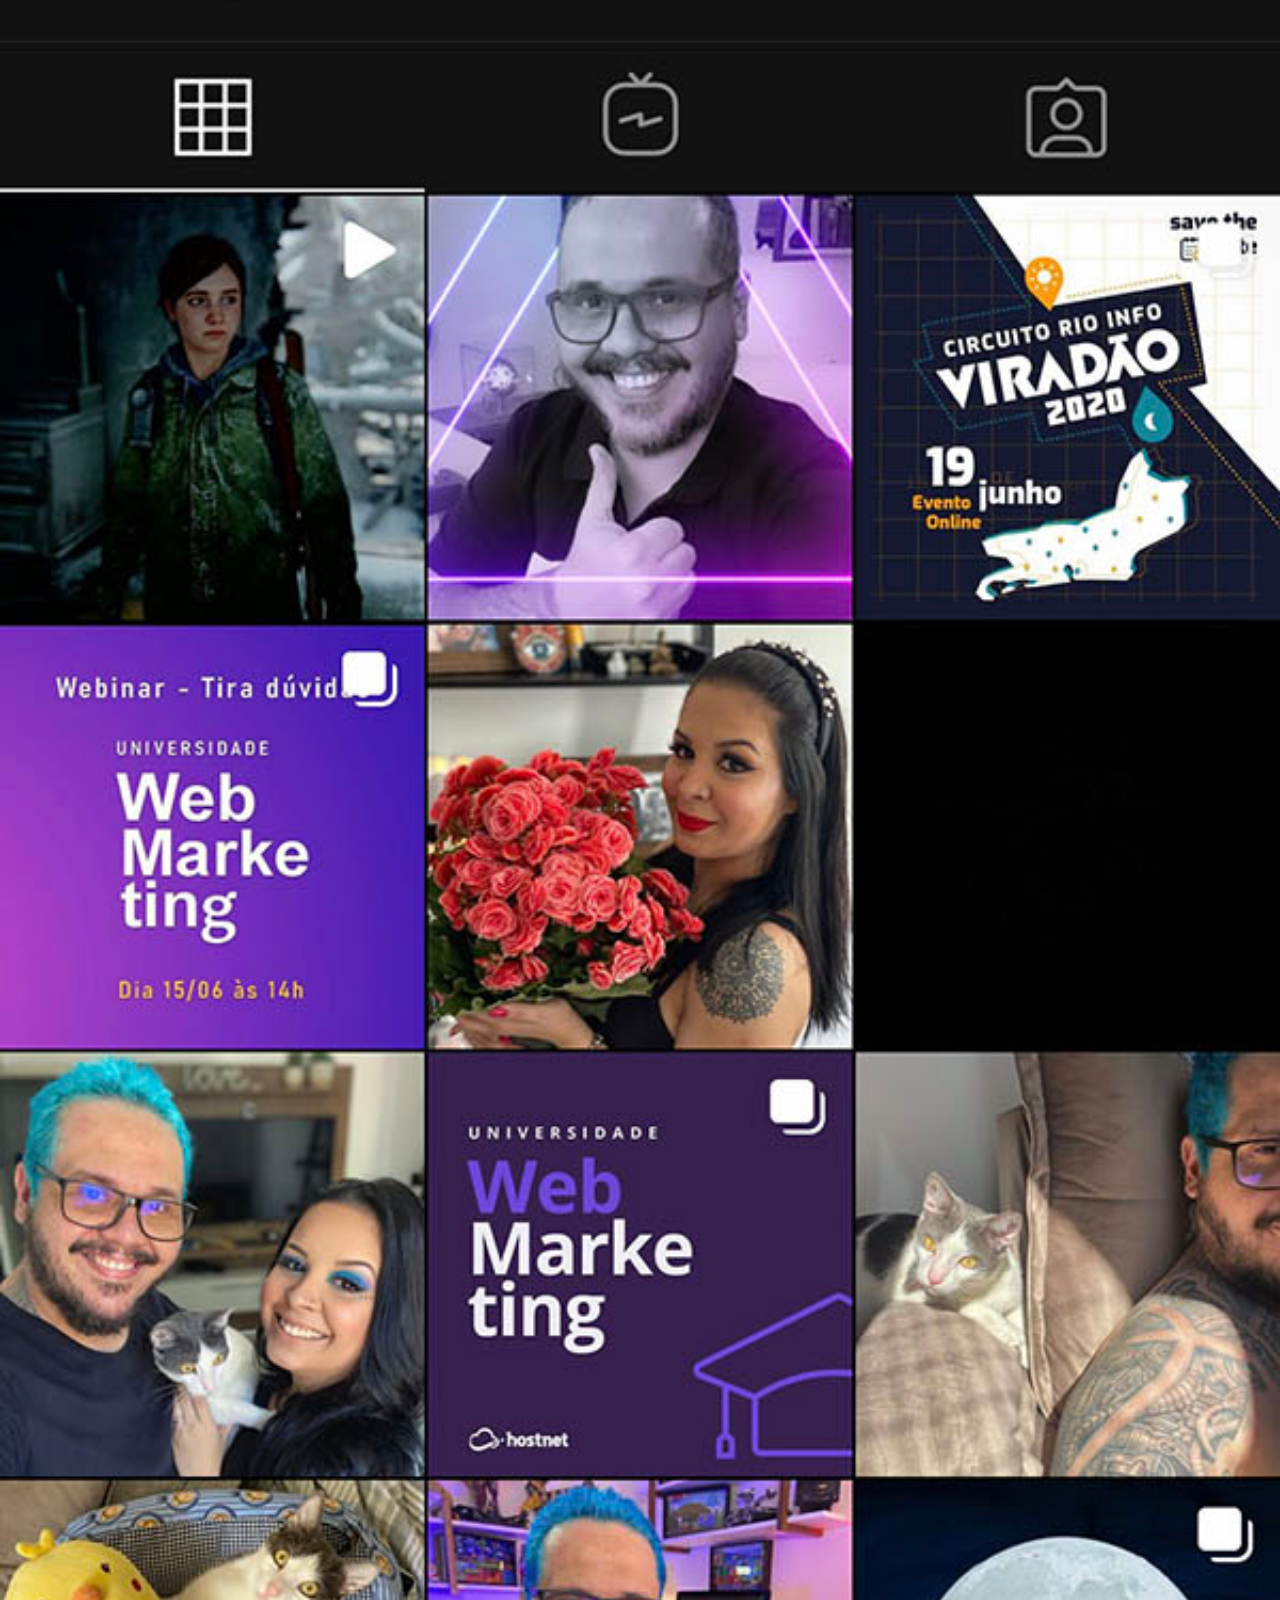
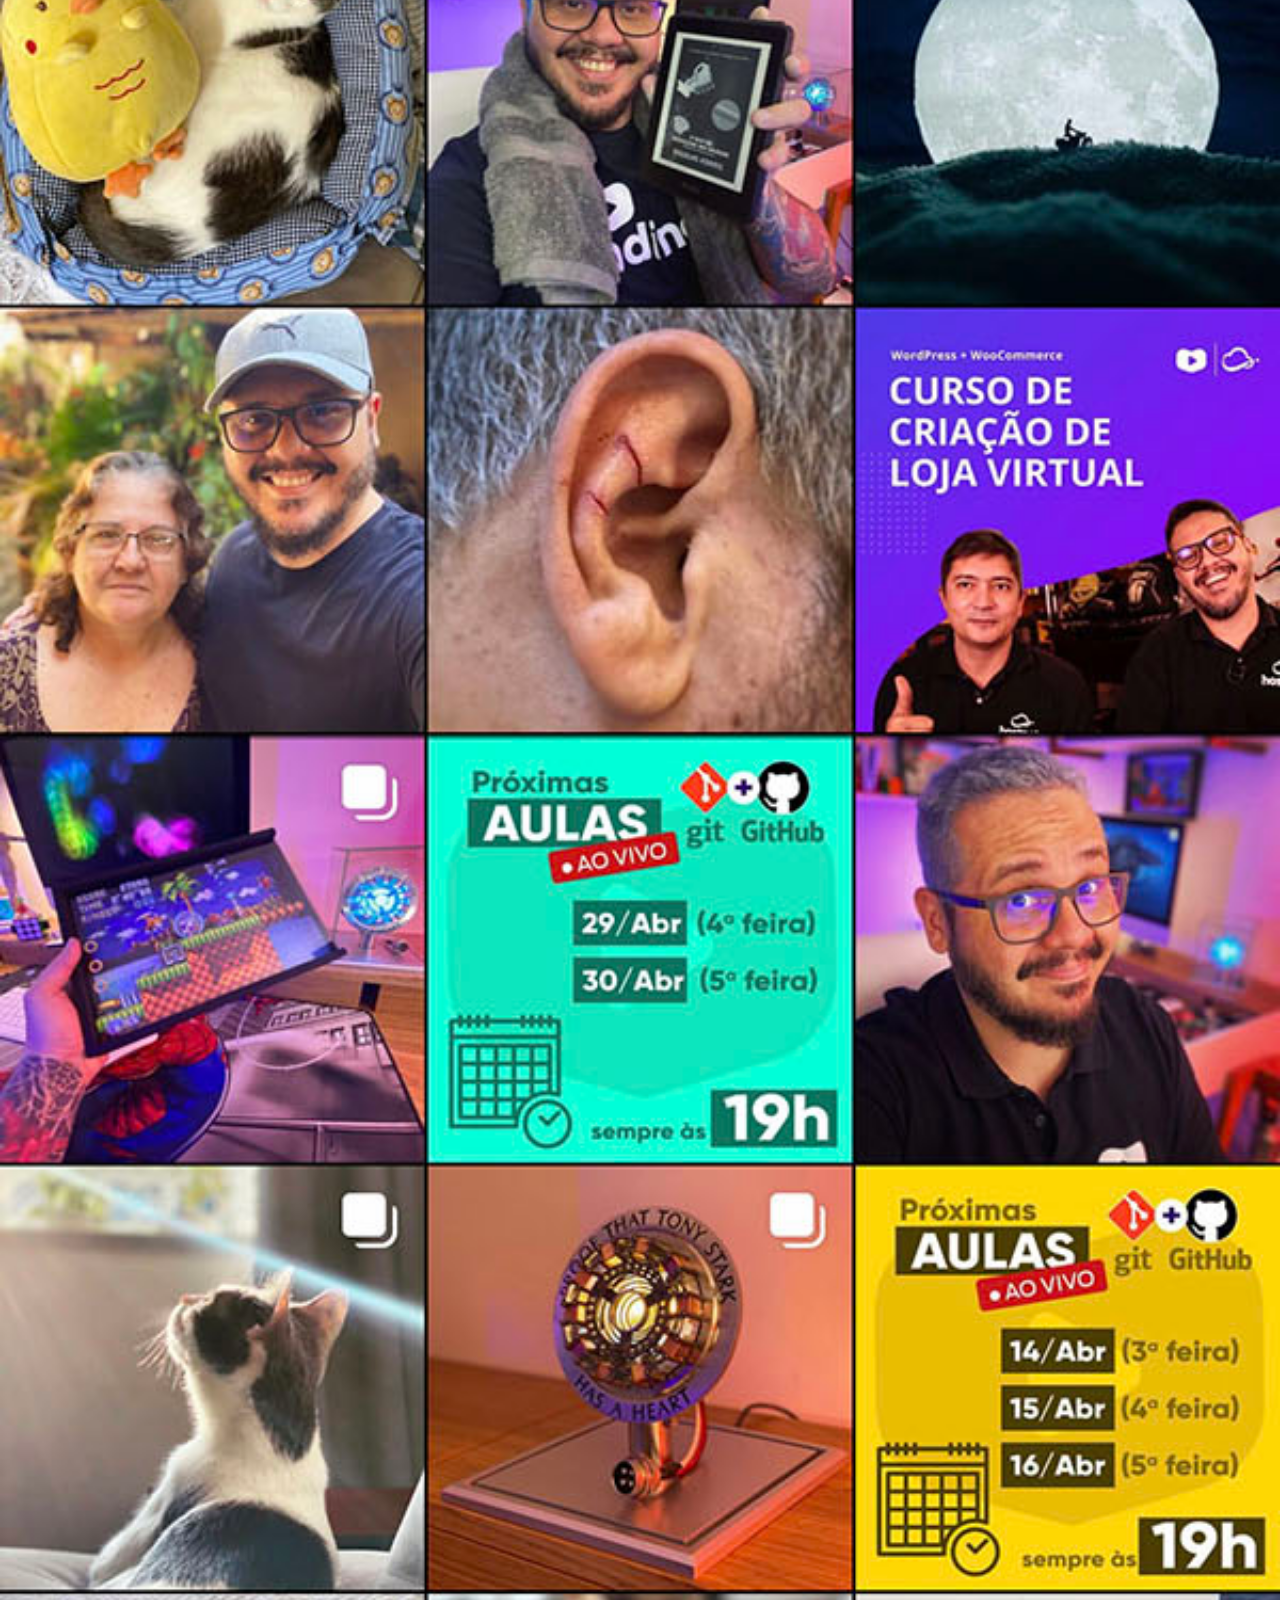
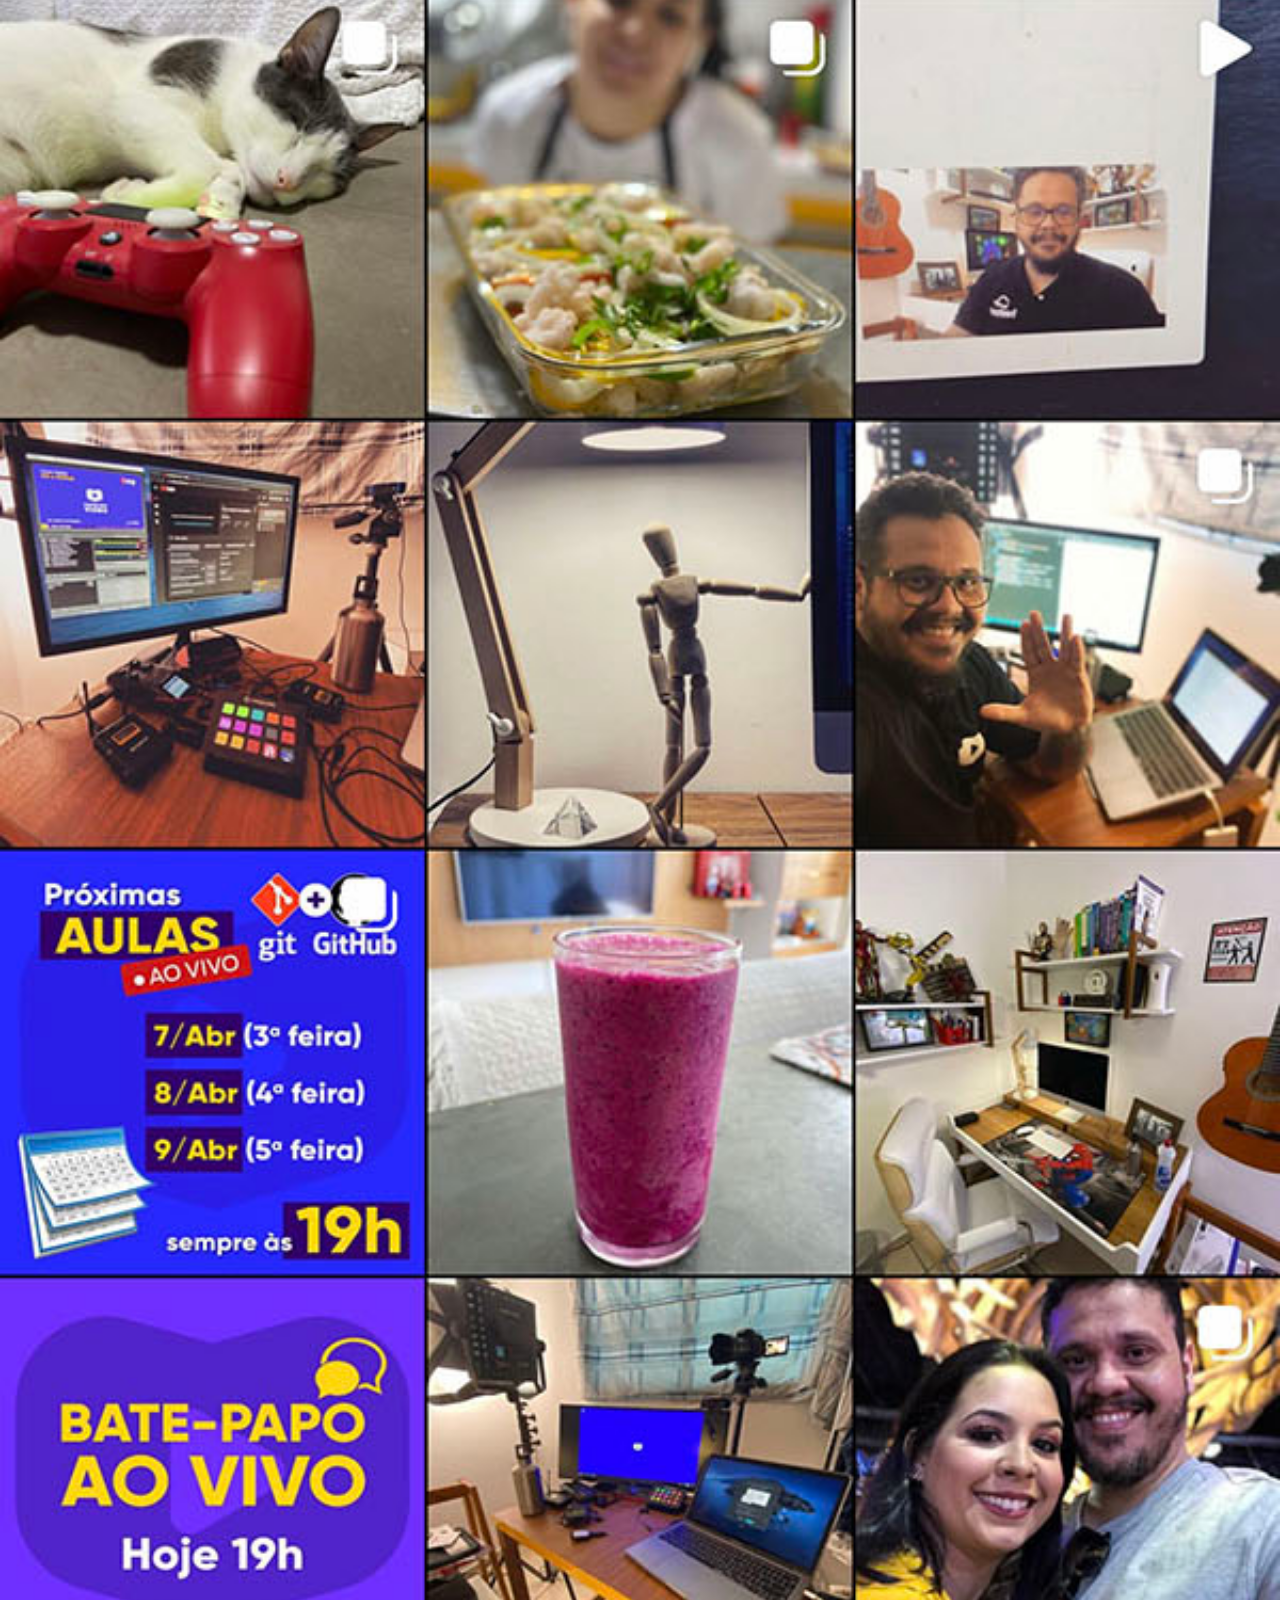
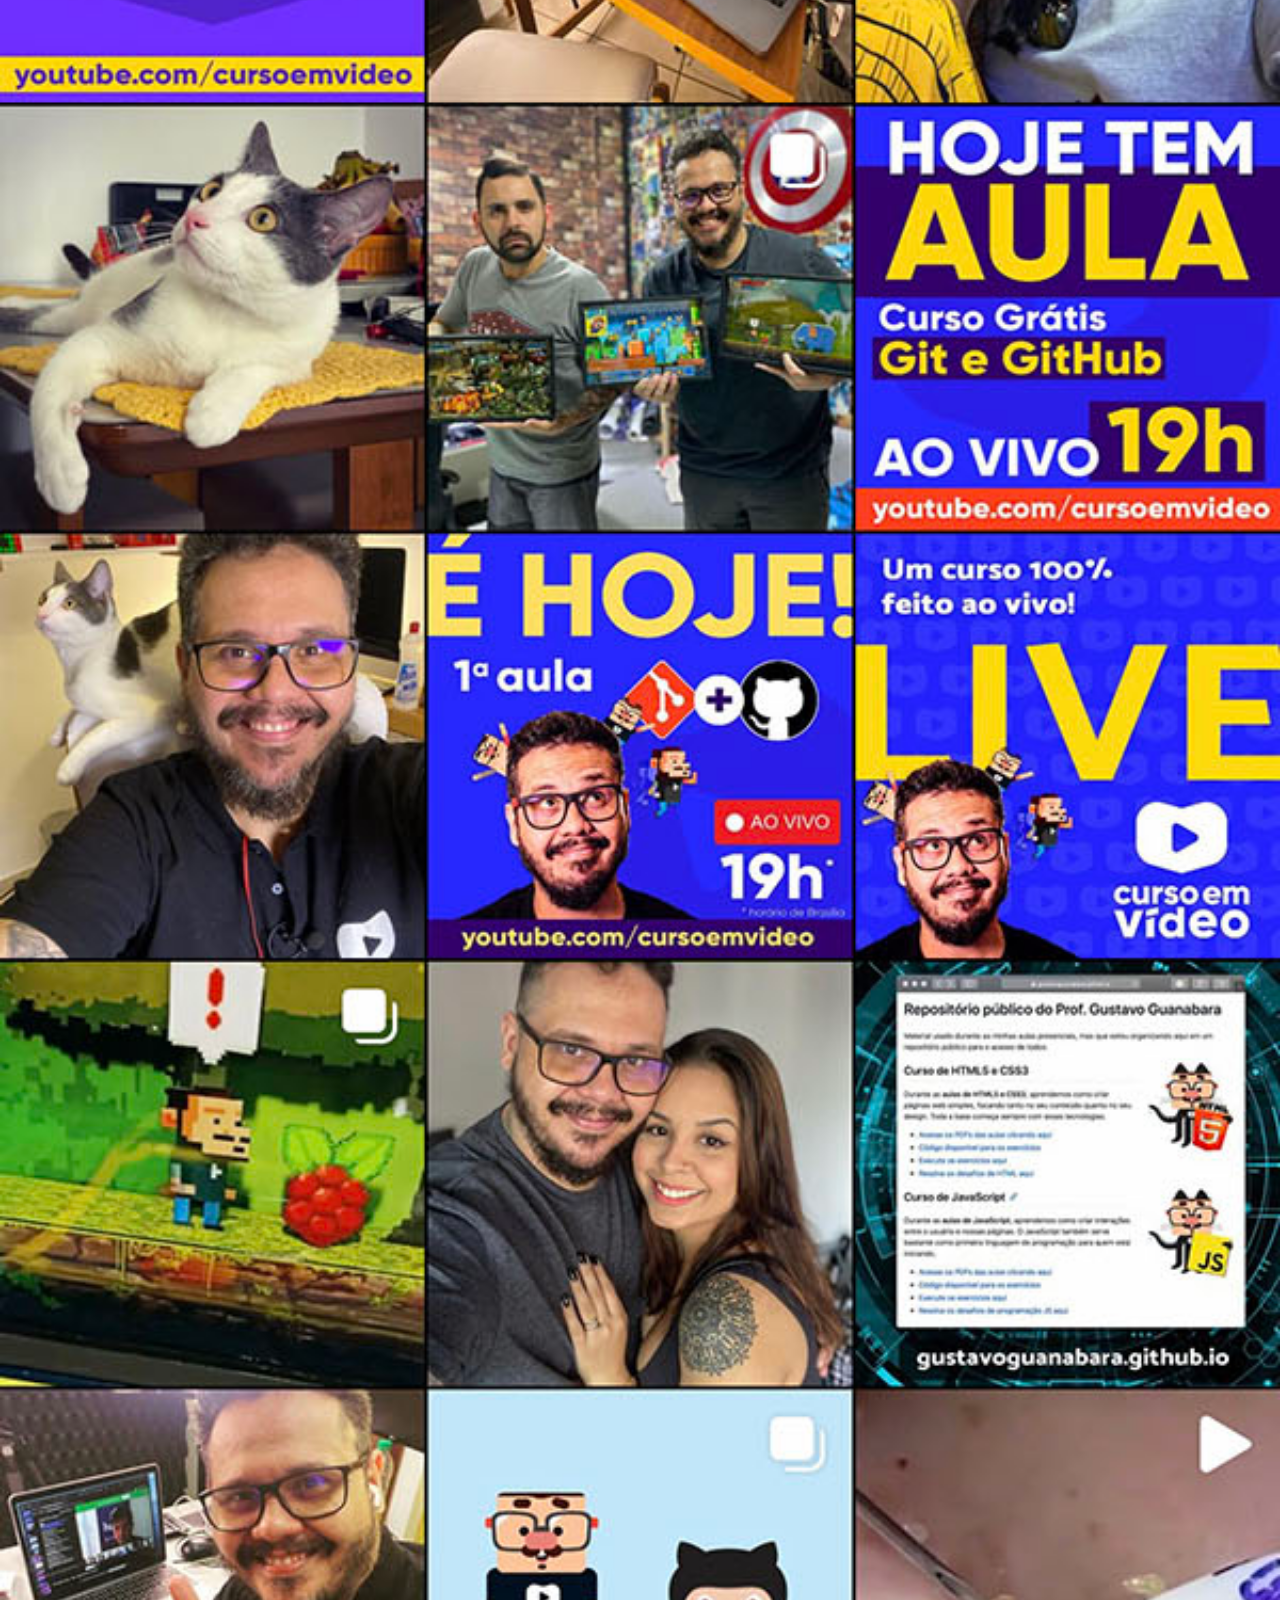
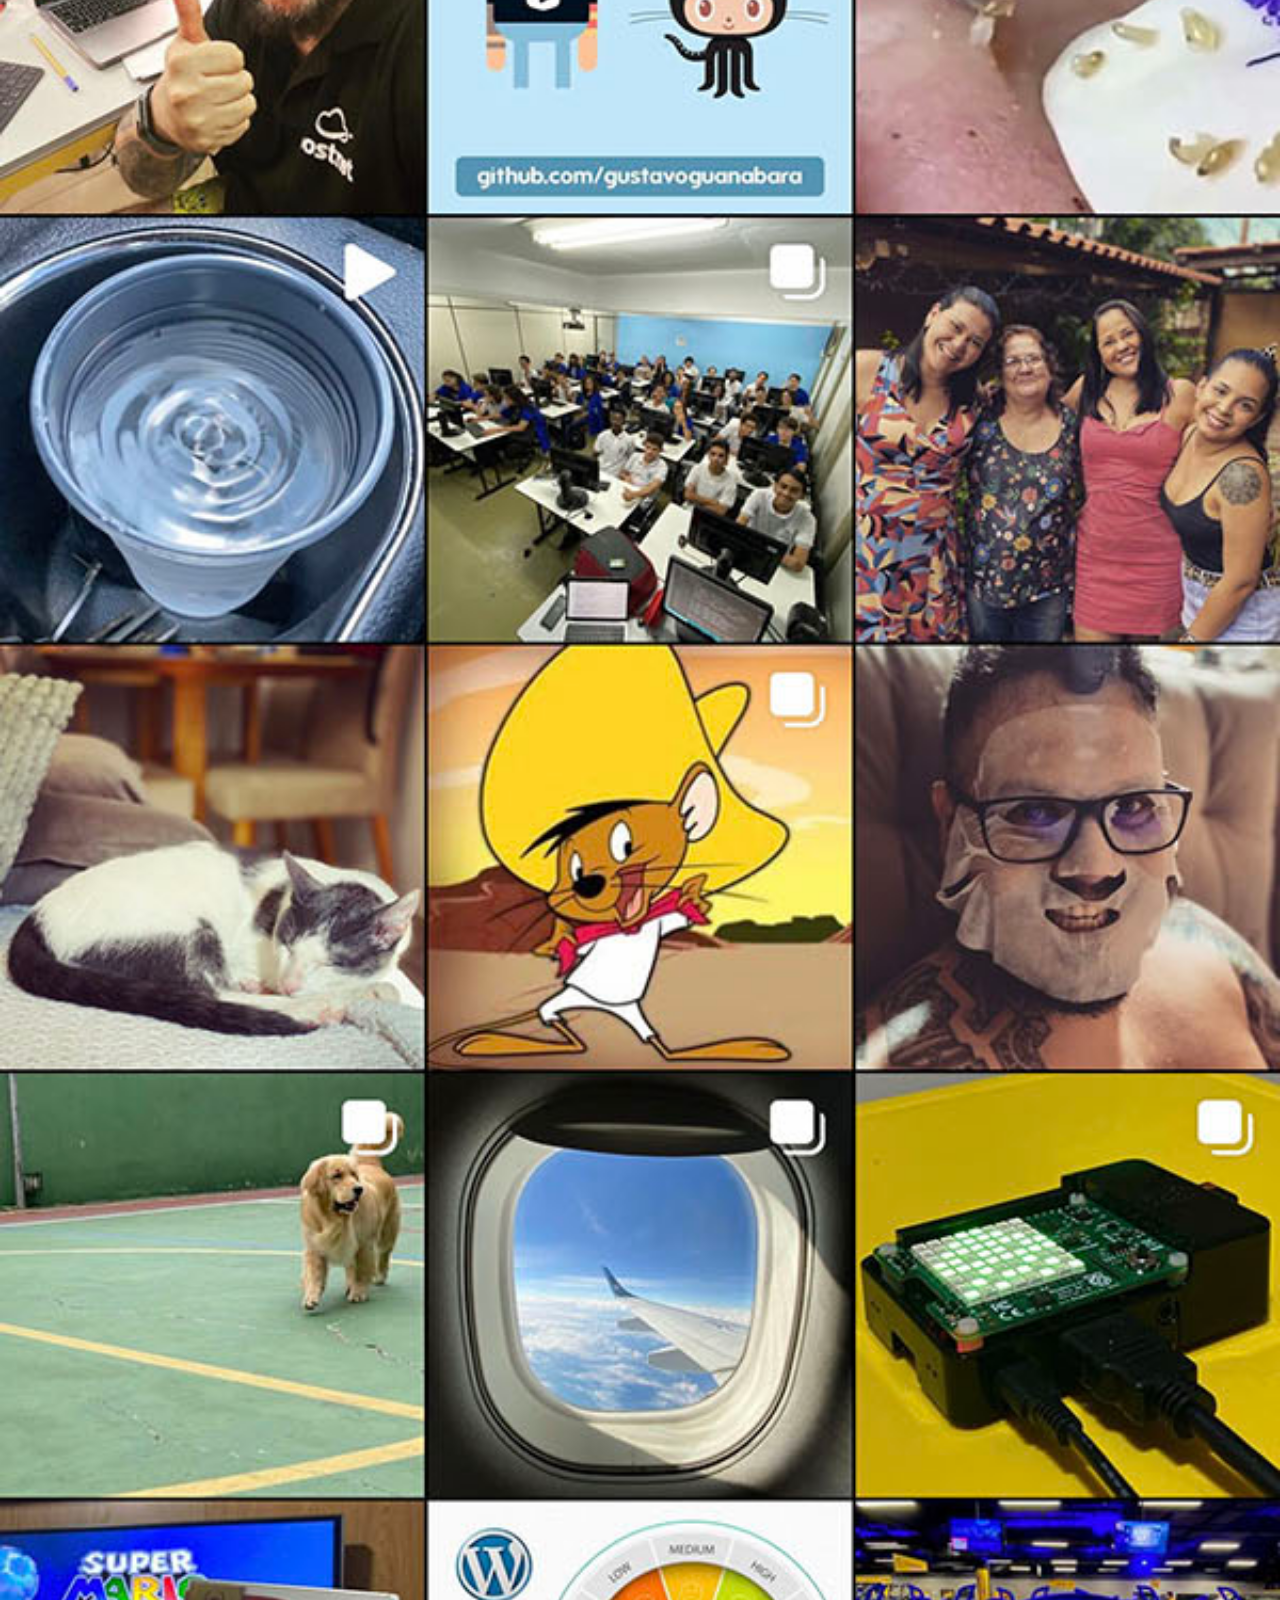
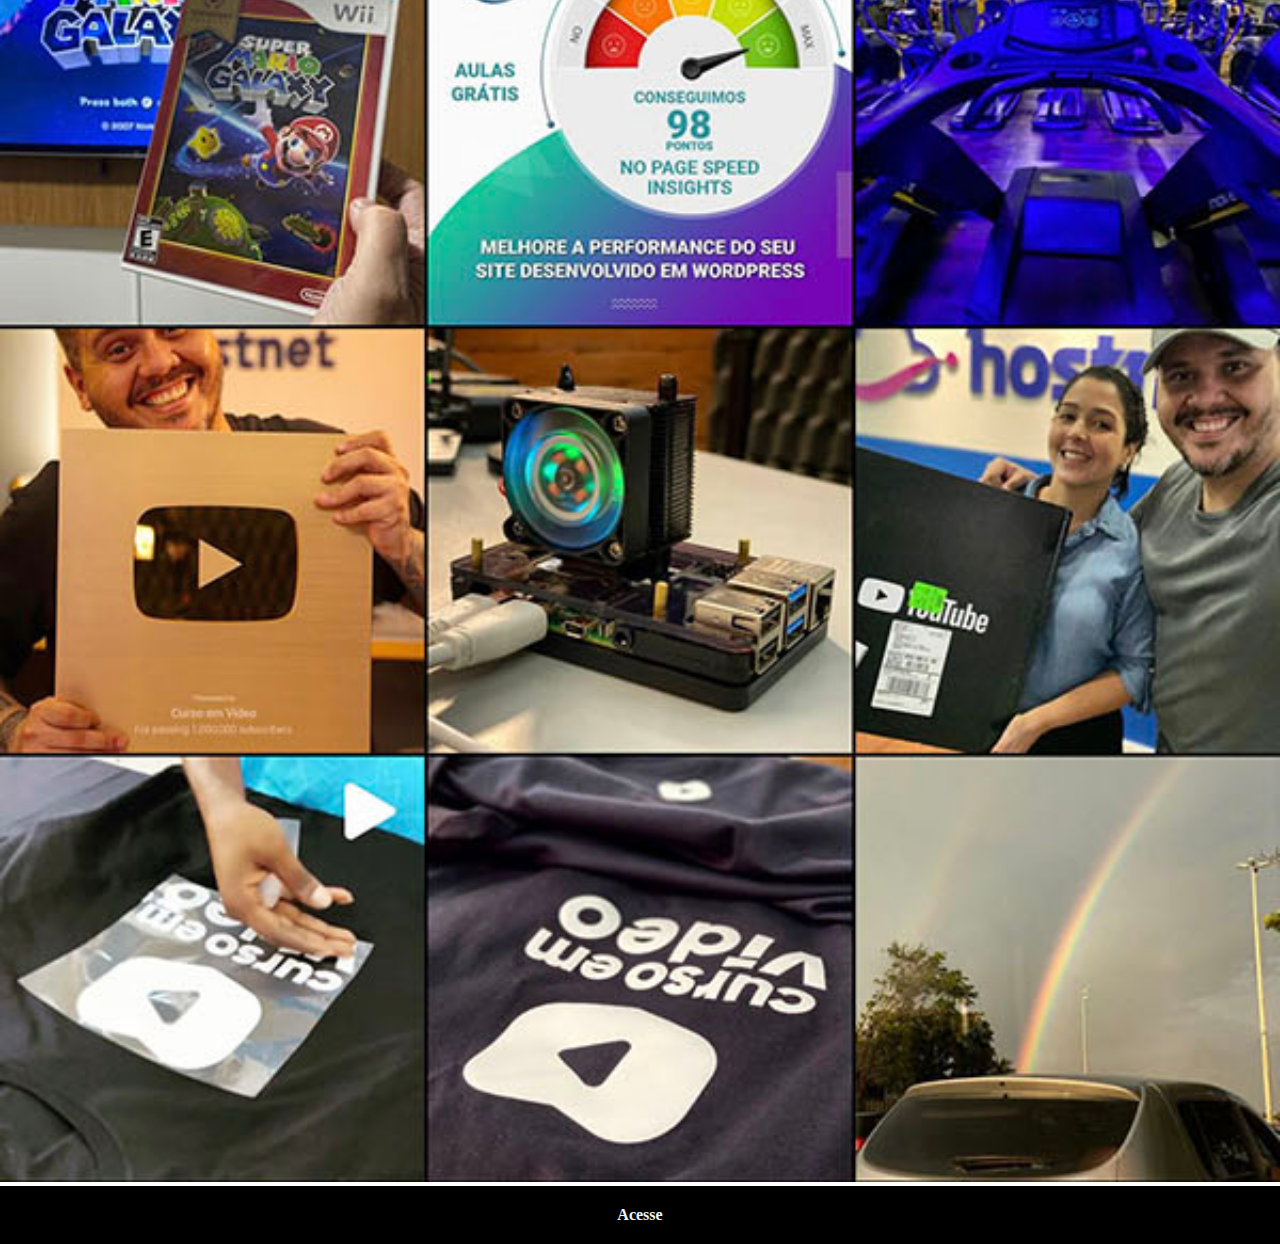
<file: instagram.html>
<!DOCTYPE html>
<html lang="en">
<head>
    <meta charset="UTF-8">
    <meta name="viewport" content="width=device-width, initial-scale=1.0">
    <title>Document</title>
    <style>
        *{
            padding:0px;
            margin: 0px;
        }
        img{
            width: 100vw;
        }
        ::-webkit-scrollbar{
            width: 0px;
            height: 0px;
        }
        a{
            display: block;
            background-color: rgb(0, 0, 0);
            padding: 20px;
            text-align: center;
            font-weight:  bolder; 
            text-decoration: none;
            color: aliceblue;
            
        }
    </style>
</head>
<body>
    <img src="imagens/tela-instagram.jpg" alt="instagram">
    <a href="https://www.instagram.com/hellboybored/" target="_blank">Acesse</a>
</body>
</html>
</file>
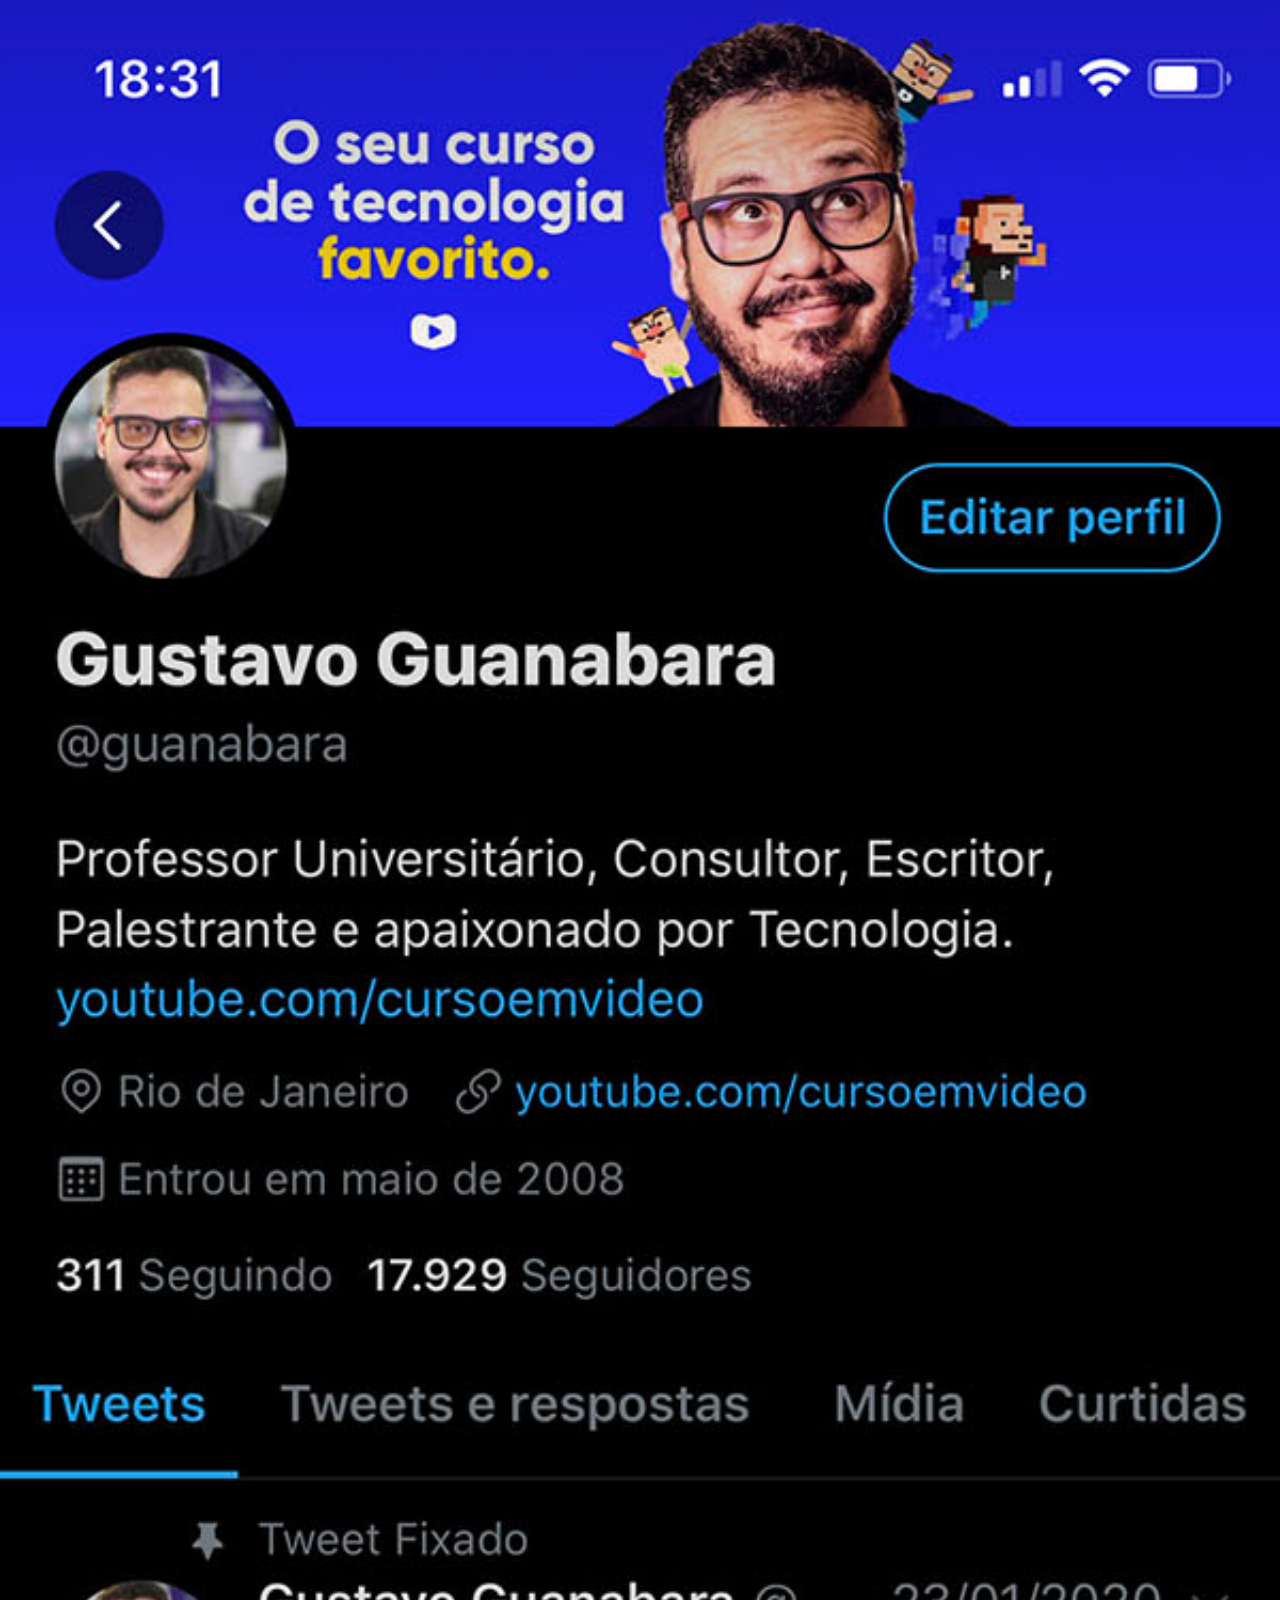
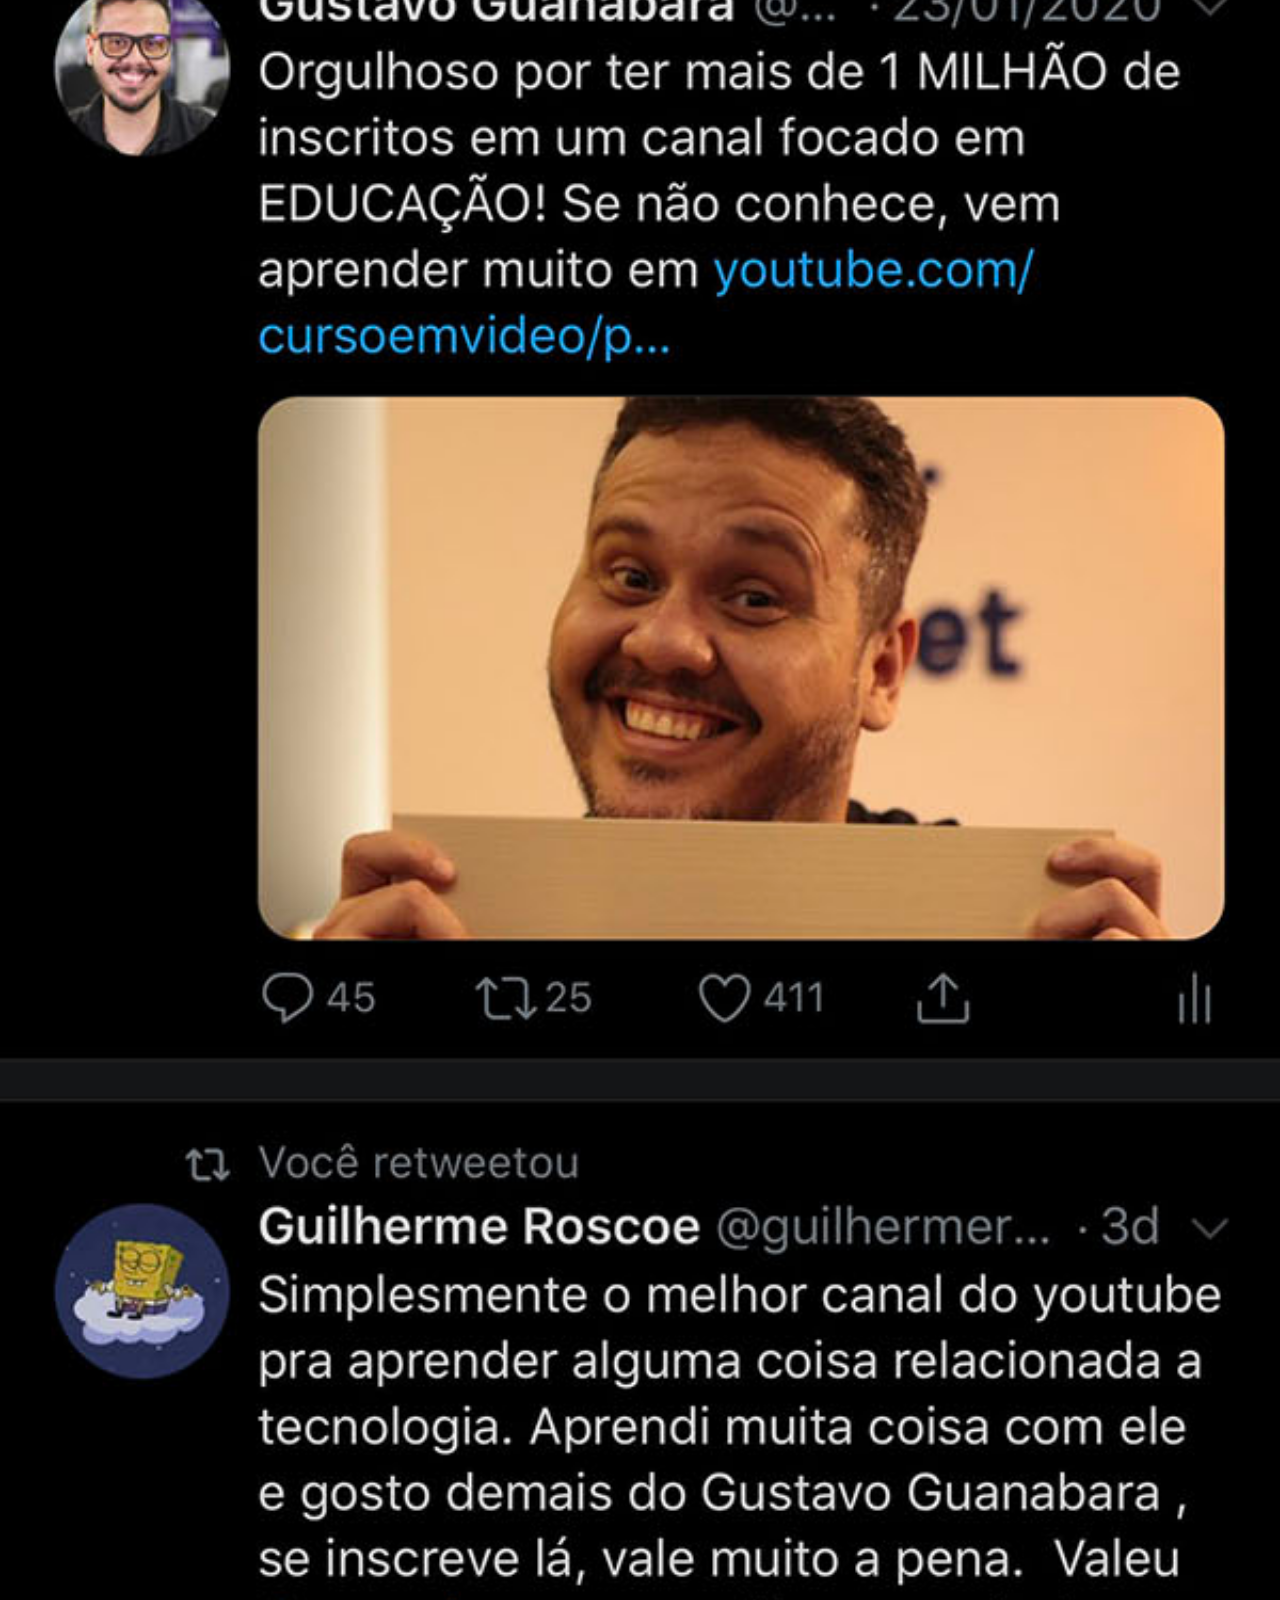
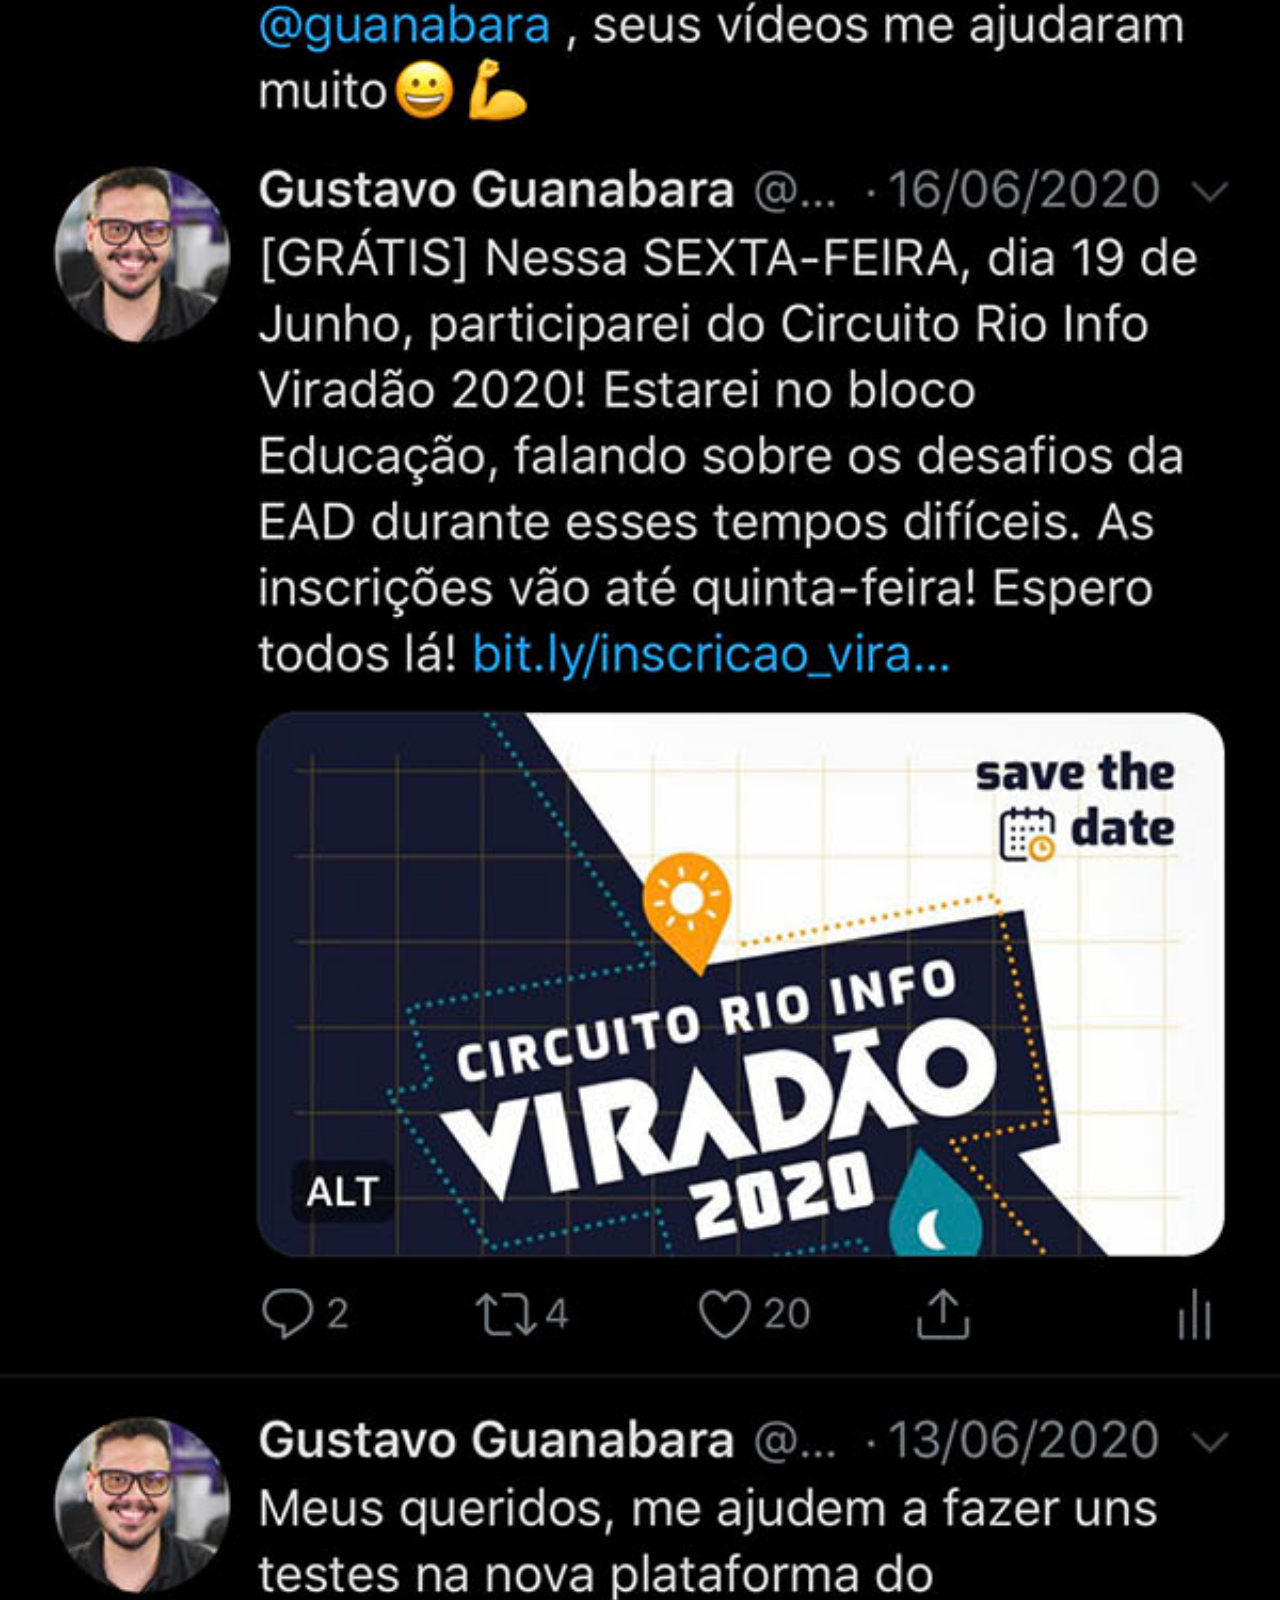
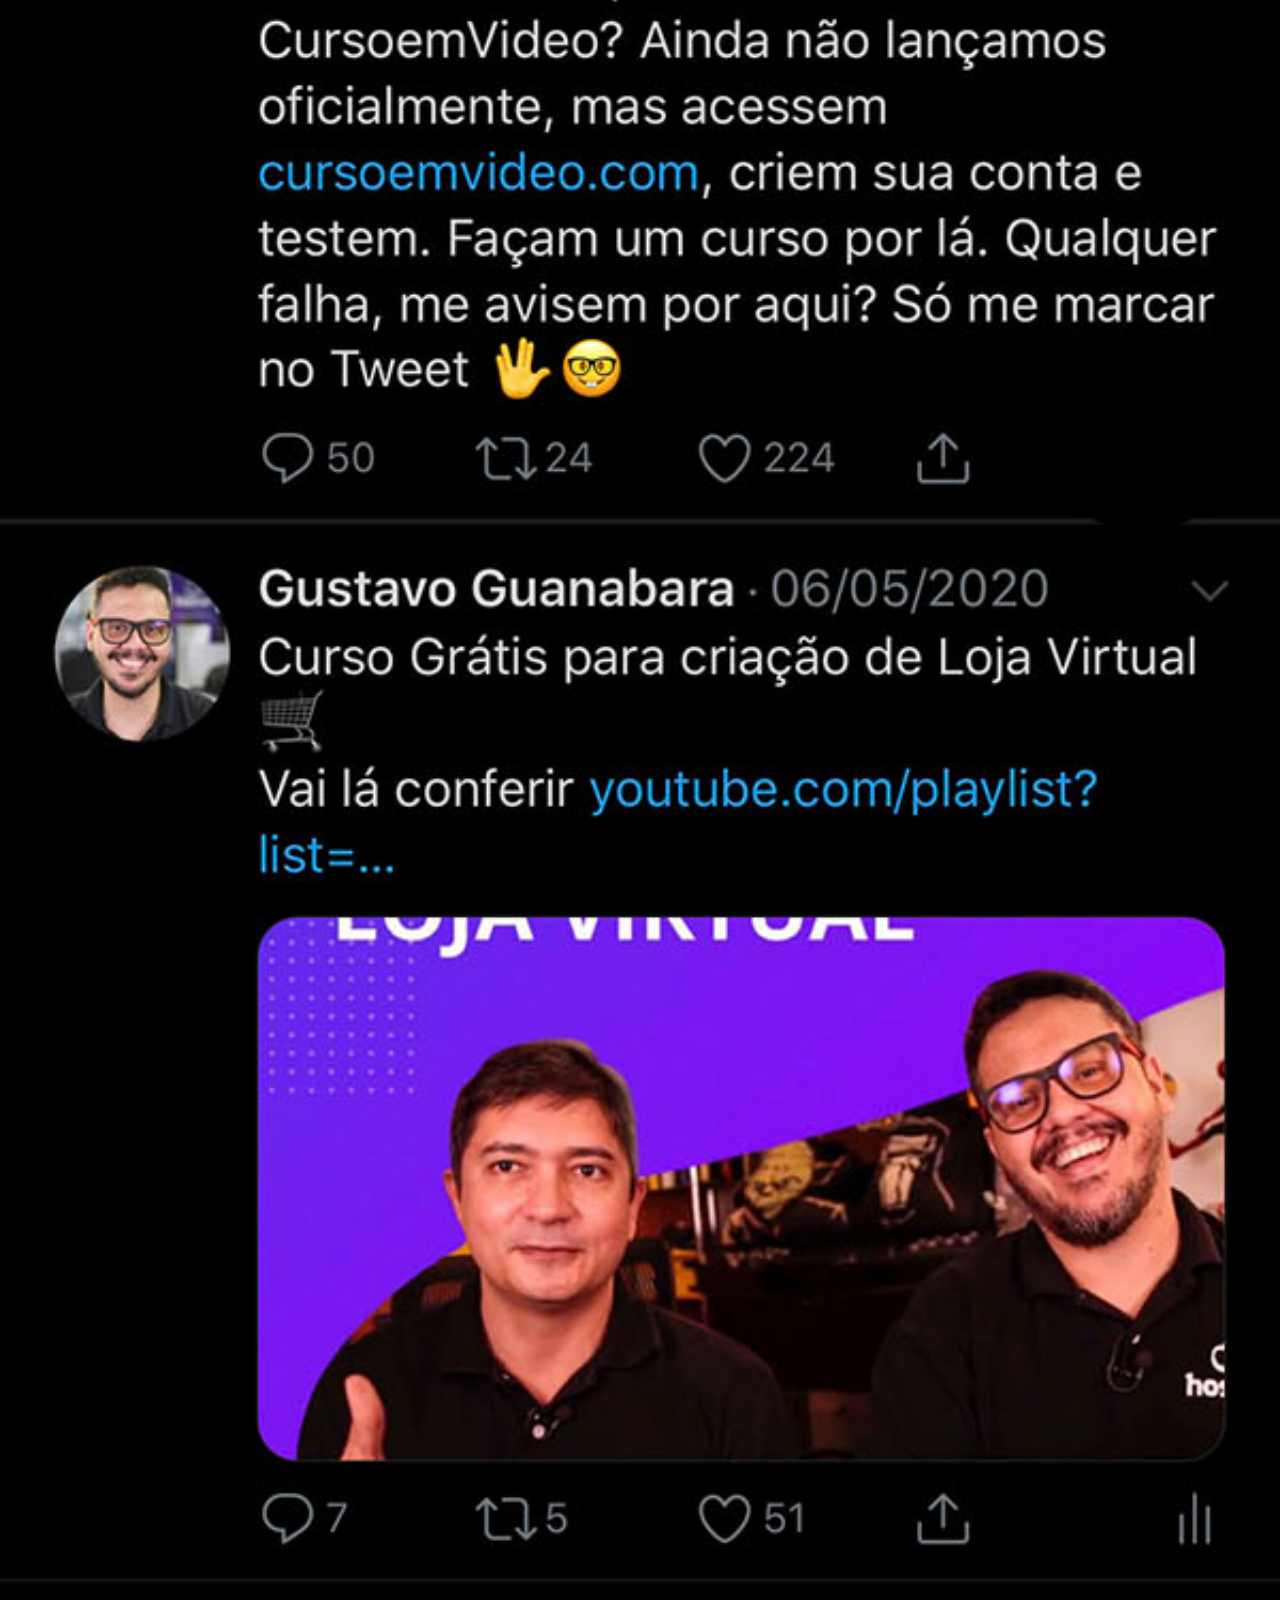
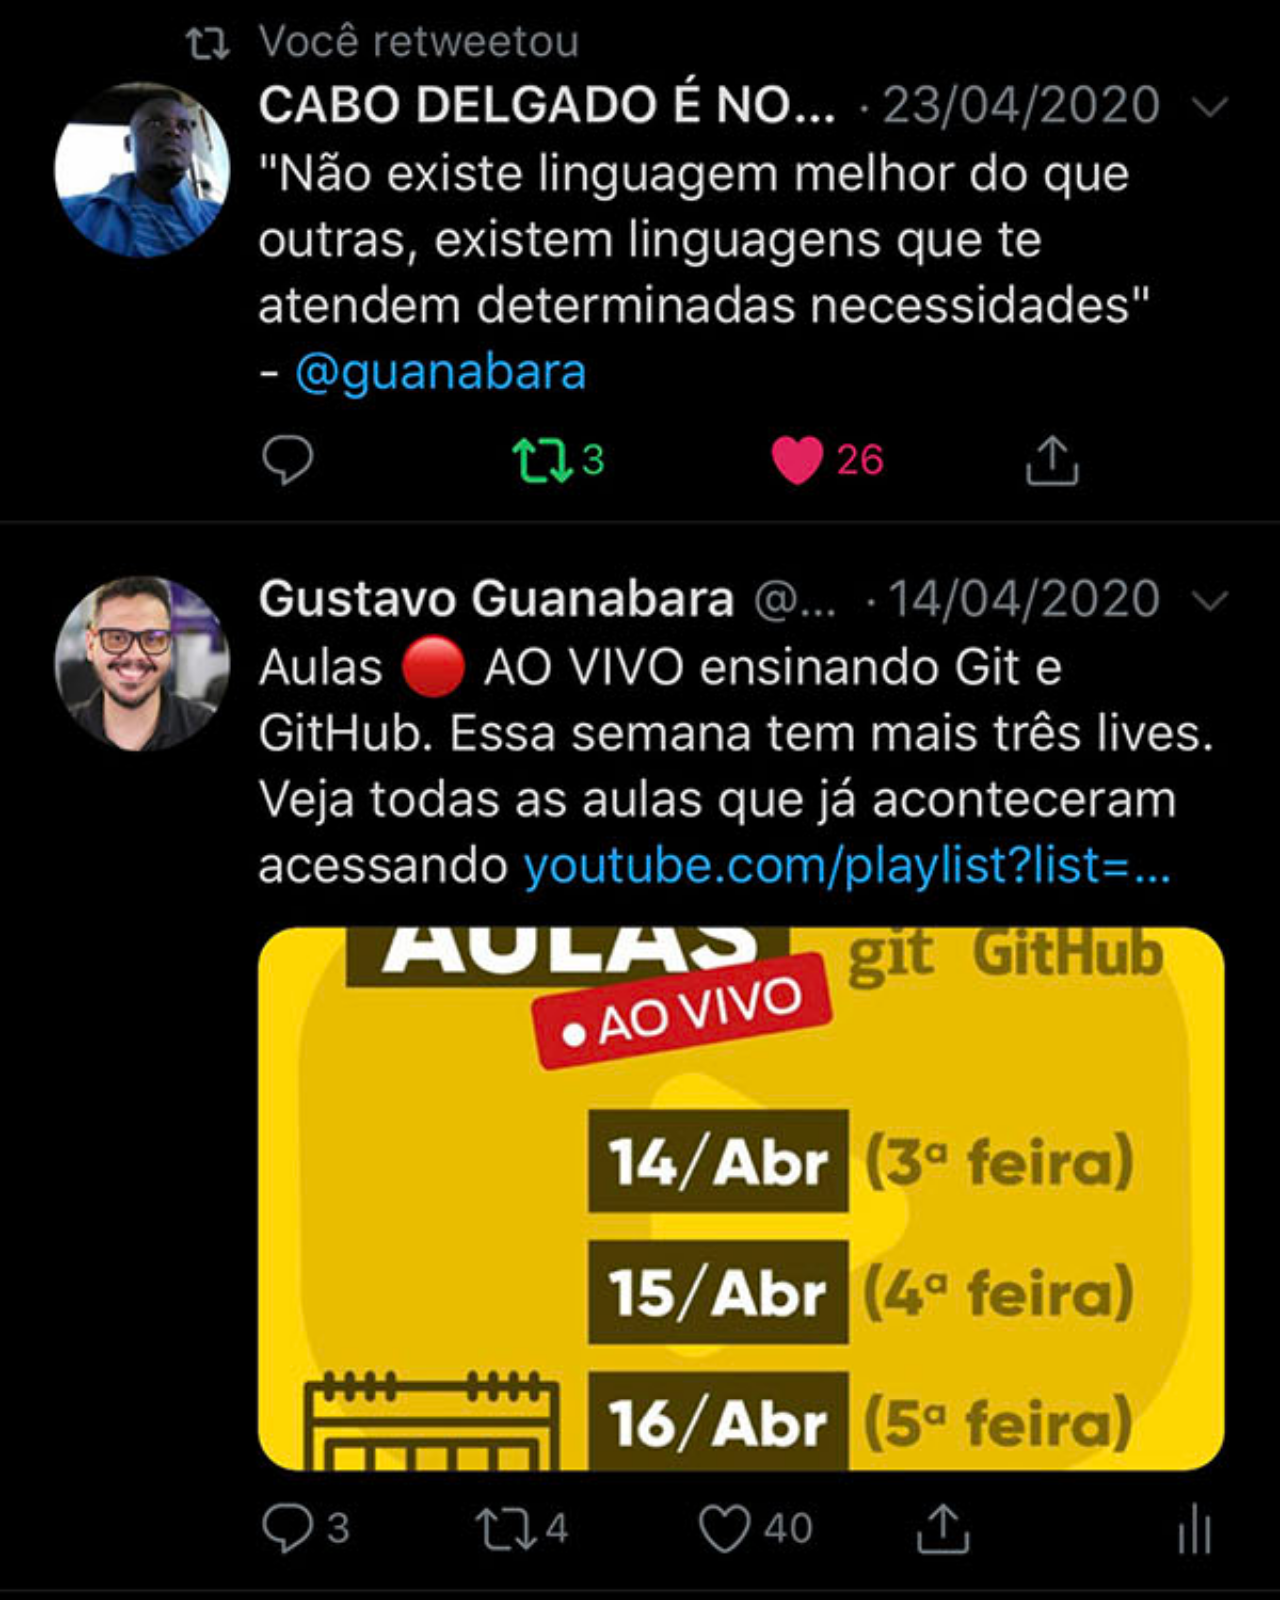
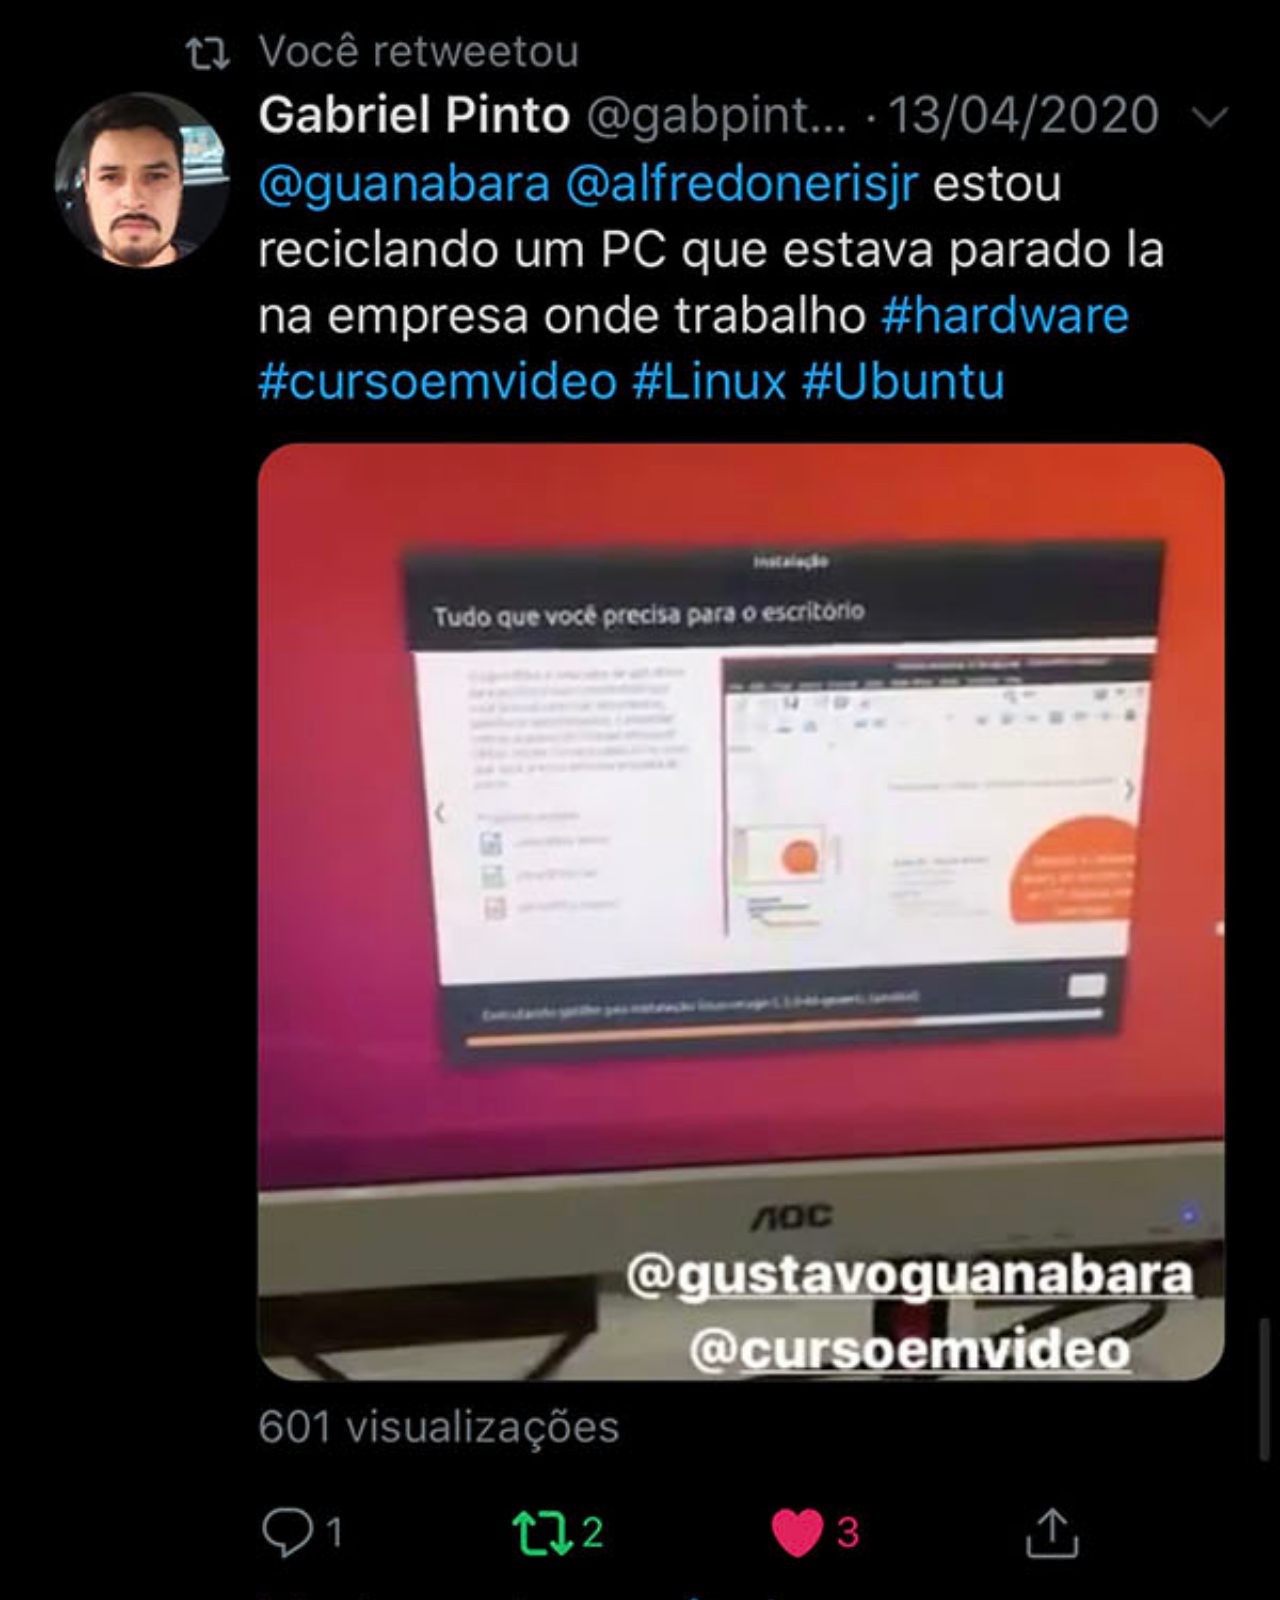
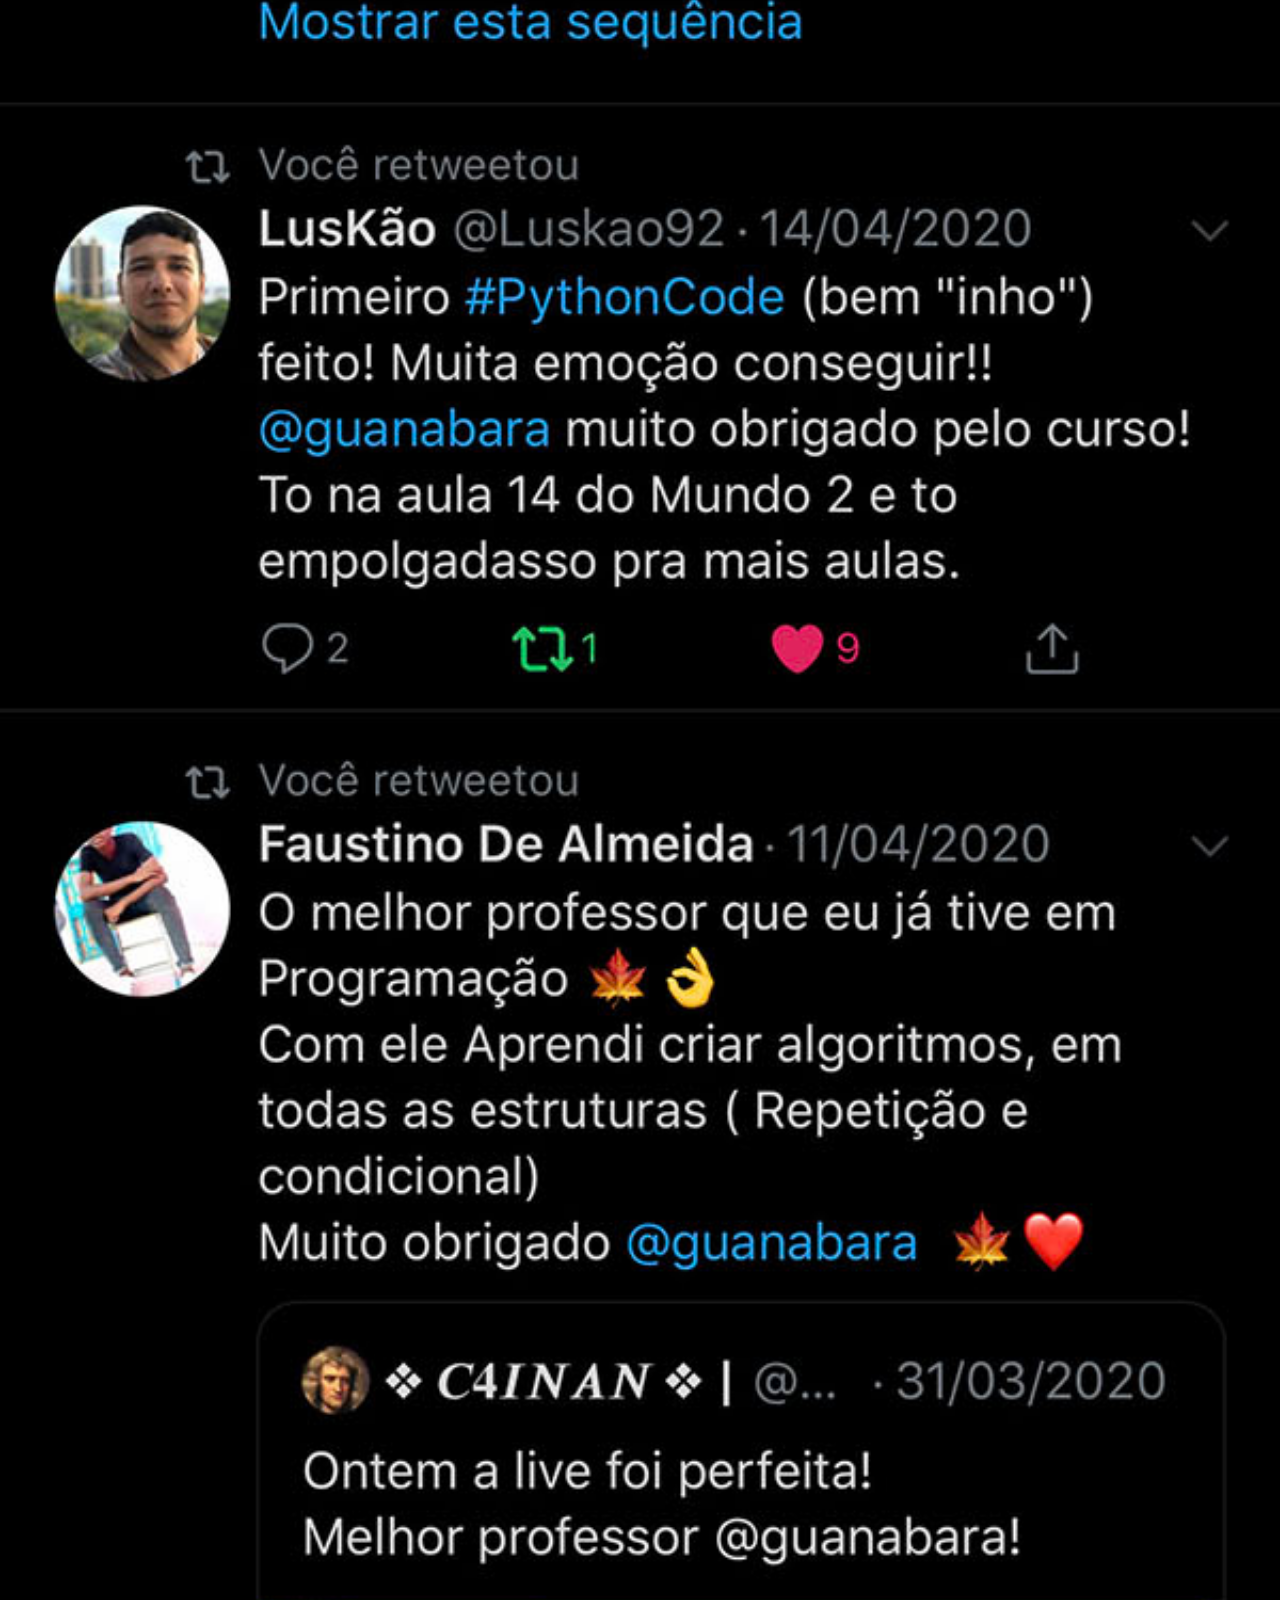
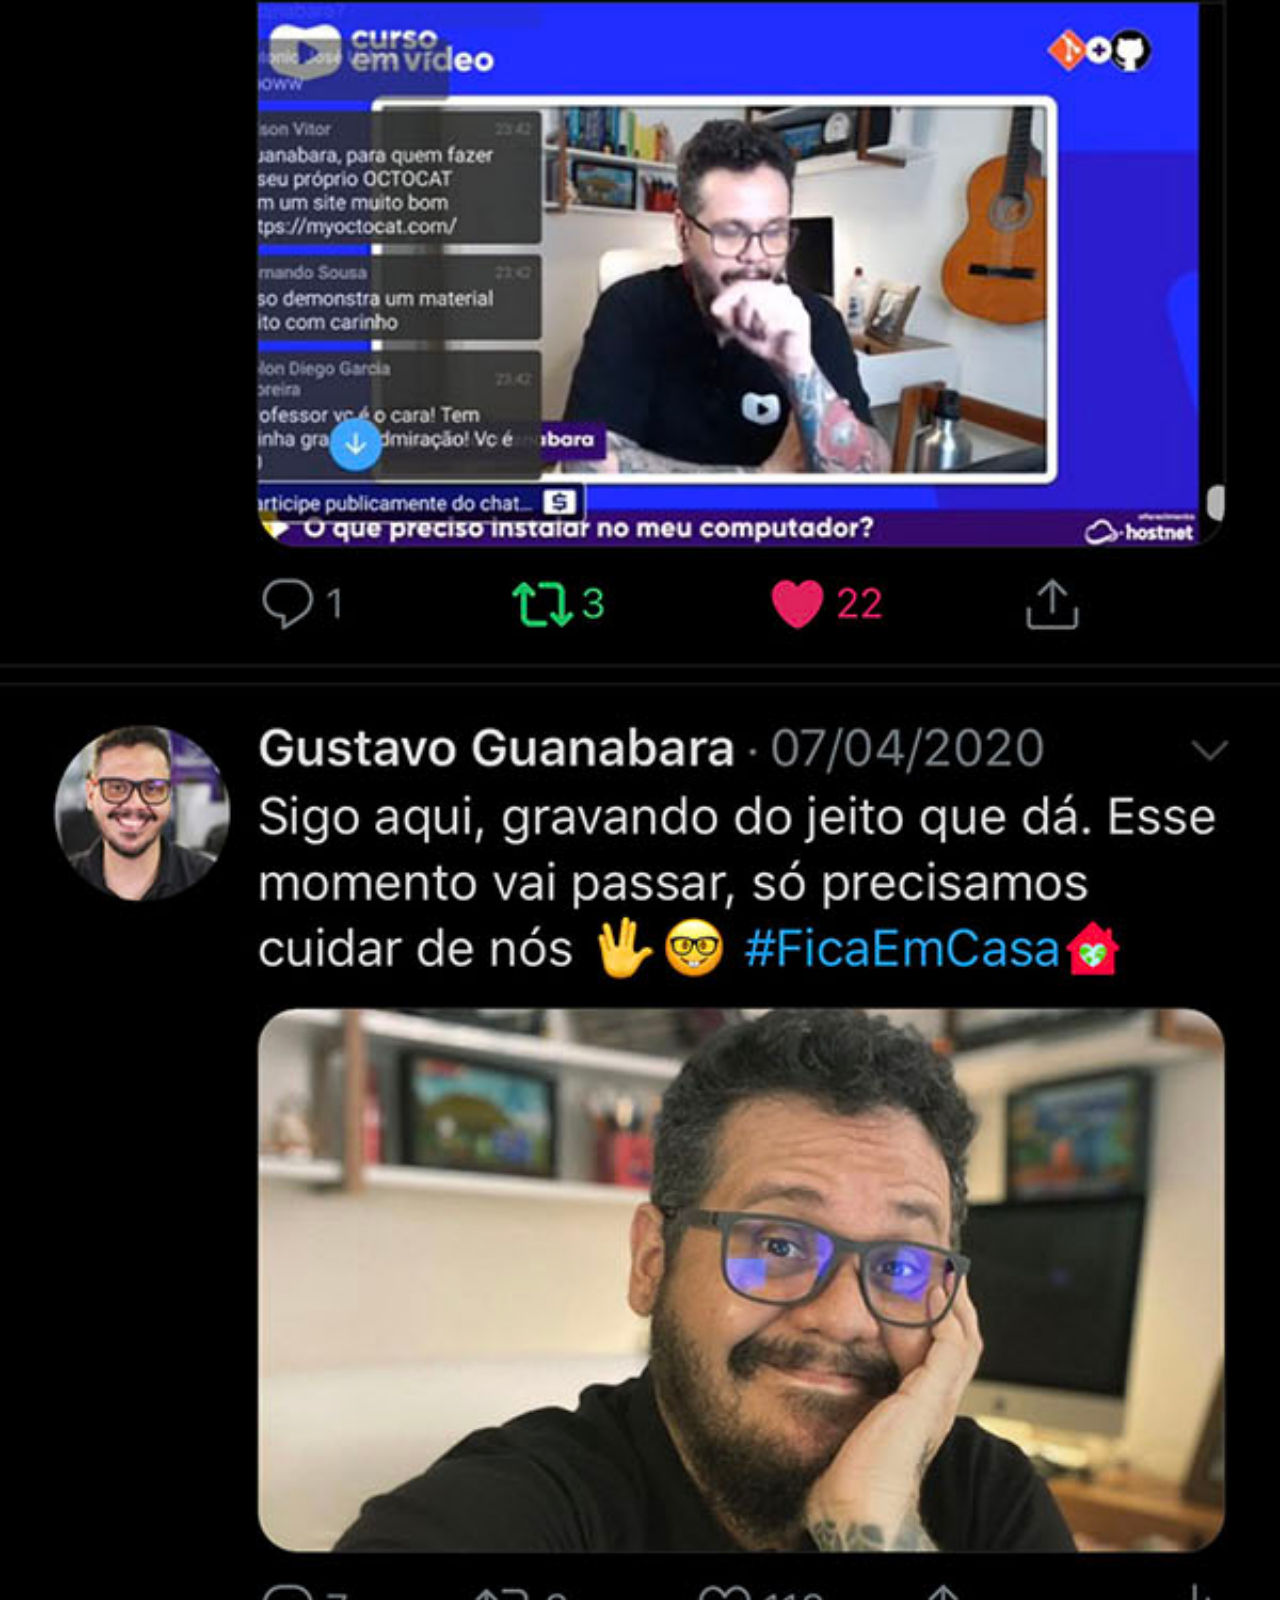
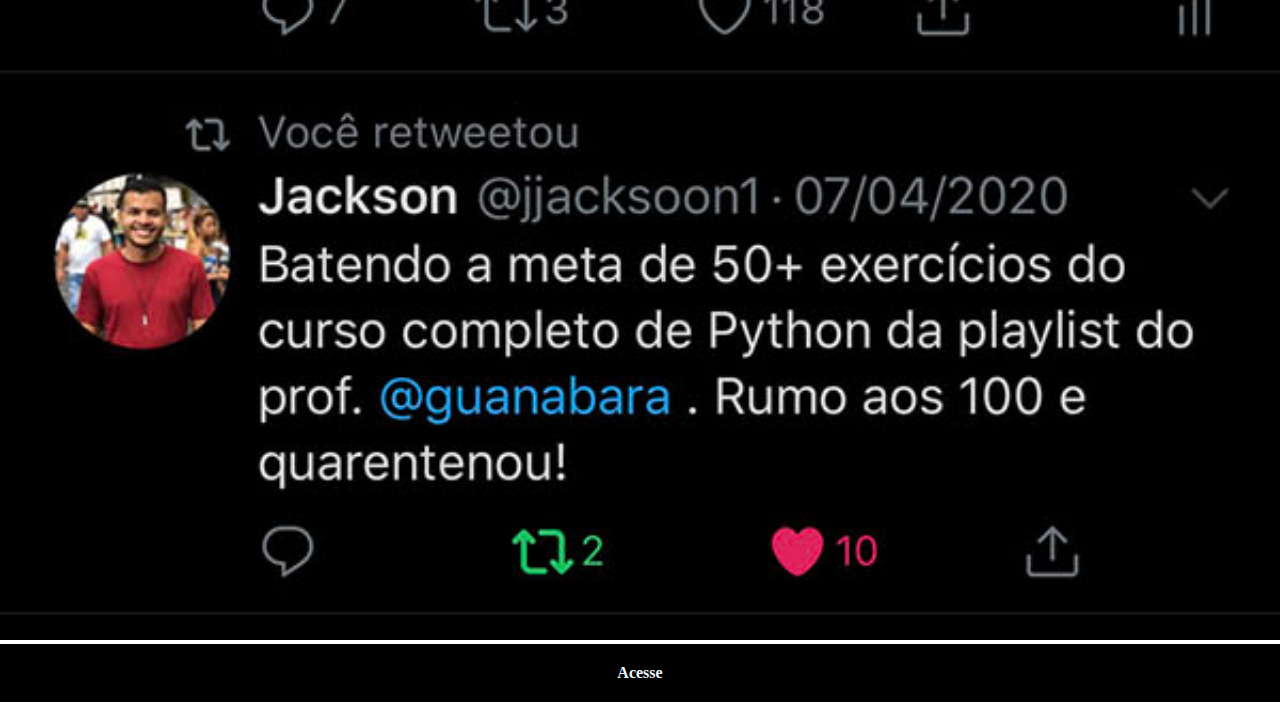
<file: twitter.html>
<!DOCTYPE html>
<html lang="en">
<head>
    <meta charset="UTF-8">
    <meta name="viewport" content="width=device-width, initial-scale=1.0">
    <title>Document</title>
    <style>
        *{
            padding:0px;
            margin:0px;

        }
        img{
            width: 100vw;
        }
        ::-webkit-scrollbar{
            width: 0px;
            height: 0px;
        }
        a{
            display: block;
            background-color: rgb(0, 0, 0);
            padding: 20px;
            text-align: center;
            font-weight:  bolder;
            color: aliceblue;
            text-decoration: none
            ;
            
        }
    </style>
</head>
<body>
    <img src="imagens/tela-twitter.jpg" alt="twitter">
    <a href="#" target="_blank">Acesse</a>
</body>
</html>
</file>
<file: estilos/style.css>
@charset "UTF-8";

*{
    margin: 0px;
    padding: 0px;
    font-family: Arial, Helvetica, sans-serif;
}
html, body{
    height: 100vh;
    width: 100vw;
}
body{
    background: url(/imagens/fundo-madeira.jpg) no-repeat top center;
    background-size: cover;
    background-attachment: fixed;
}
main{
    height: 100vh;
    position: relative;
}
section#telefone{
    height: 627px;
    width: 311px;
    position: absolute;
    top: 50%;
    left: 50%;
    transform: translate(-50%, -50%);
    background: url(../imagens/frame-iphone.png) no-repeat;  
}
iframe#tela{
    position: relative;
    top: 80px;
    left: 22px;
    height: 471px; 
    width: 269px;

}

section#redes-sociais{
    text-align: right;
}
section#redes-sociais img{
    margin: 10px;
    width: 50px;
    border-radius: 50%;
    box-shadow: 2px 2px 5px rgb(27, 26, 26);
}
section#redes-sociais img:hover{
    
    border: 3px solid rgba(113, 6, 6, 0.593);
    transform: translate(-6px, -6px);
    box-shadow: 5px 5px 5px rgba(0, 0, 0, 0.237);
    transition: transform 0.8;
}
</file>
